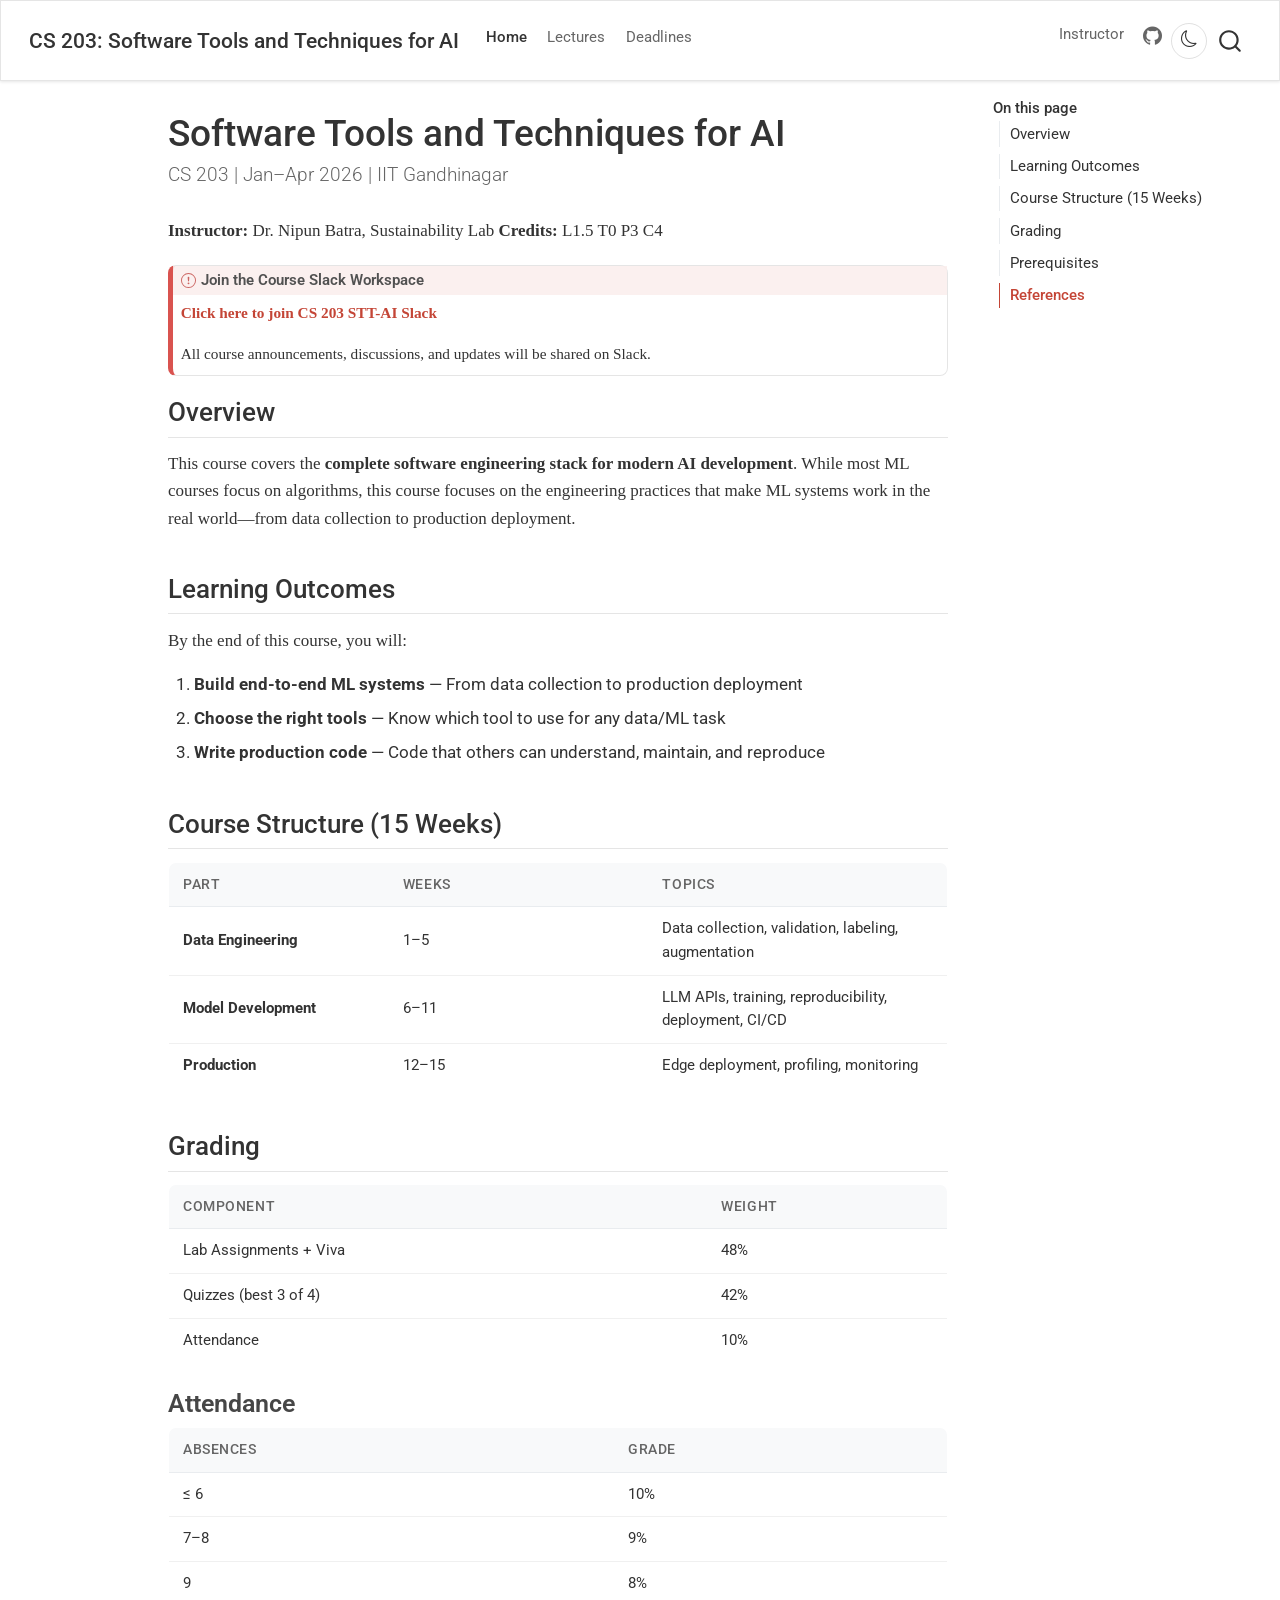
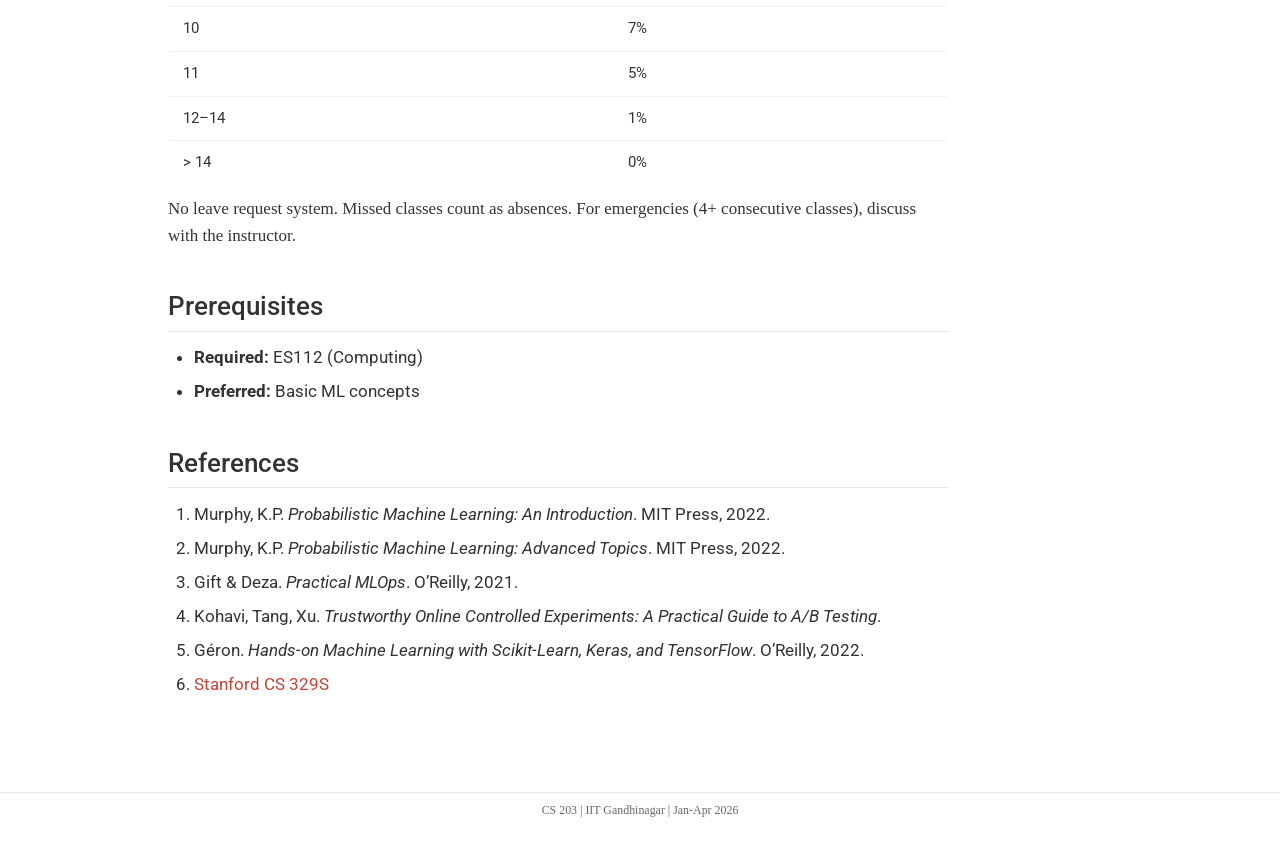
<file: docs/index.html>
<!DOCTYPE html>
<html xmlns="http://www.w3.org/1999/xhtml" lang="en" xml:lang="en"><head>

<meta charset="utf-8">
<meta name="generator" content="quarto-1.4.554">

<meta name="viewport" content="width=device-width, initial-scale=1.0, user-scalable=yes">


<title>CS 203: Software Tools and Techniques for AI - Software Tools and Techniques for AI</title>
<style>
code{white-space: pre-wrap;}
span.smallcaps{font-variant: small-caps;}
div.columns{display: flex; gap: min(4vw, 1.5em);}
div.column{flex: auto; overflow-x: auto;}
div.hanging-indent{margin-left: 1.5em; text-indent: -1.5em;}
ul.task-list{list-style: none;}
ul.task-list li input[type="checkbox"] {
  width: 0.8em;
  margin: 0 0.8em 0.2em -1em; /* quarto-specific, see https://github.com/quarto-dev/quarto-cli/issues/4556 */ 
  vertical-align: middle;
}
</style>


<script src="site_libs/quarto-nav/quarto-nav.js"></script>
<script src="site_libs/quarto-nav/headroom.min.js"></script>
<script src="site_libs/clipboard/clipboard.min.js"></script>
<script src="site_libs/quarto-search/autocomplete.umd.js"></script>
<script src="site_libs/quarto-search/fuse.min.js"></script>
<script src="site_libs/quarto-search/quarto-search.js"></script>
<meta name="quarto:offset" content="./">
<script src="site_libs/quarto-html/quarto.js"></script>
<script src="site_libs/quarto-html/popper.min.js"></script>
<script src="site_libs/quarto-html/tippy.umd.min.js"></script>
<script src="site_libs/quarto-html/anchor.min.js"></script>
<link href="site_libs/quarto-html/tippy.css" rel="stylesheet">
<link href="site_libs/quarto-html/quarto-syntax-highlighting.css" rel="stylesheet" class="quarto-color-scheme" id="quarto-text-highlighting-styles">
<link href="site_libs/quarto-html/quarto-syntax-highlighting-dark.css" rel="prefetch" class="quarto-color-scheme quarto-color-alternate" id="quarto-text-highlighting-styles">
<script src="site_libs/bootstrap/bootstrap.min.js"></script>
<link href="site_libs/bootstrap/bootstrap-icons.css" rel="stylesheet">
<link href="site_libs/bootstrap/bootstrap.min.css" rel="stylesheet" class="quarto-color-scheme" id="quarto-bootstrap" data-mode="light">
<link href="site_libs/bootstrap/bootstrap-dark.min.css" rel="prefetch" class="quarto-color-scheme quarto-color-alternate" id="quarto-bootstrap" data-mode="dark">
<script id="quarto-search-options" type="application/json">{
  "location": "navbar",
  "copy-button": false,
  "collapse-after": 3,
  "panel-placement": "end",
  "type": "overlay",
  "limit": 50,
  "keyboard-shortcut": [
    "f",
    "/",
    "s"
  ],
  "show-item-context": false,
  "language": {
    "search-no-results-text": "No results",
    "search-matching-documents-text": "matching documents",
    "search-copy-link-title": "Copy link to search",
    "search-hide-matches-text": "Hide additional matches",
    "search-more-match-text": "more match in this document",
    "search-more-matches-text": "more matches in this document",
    "search-clear-button-title": "Clear",
    "search-text-placeholder": "",
    "search-detached-cancel-button-title": "Cancel",
    "search-submit-button-title": "Submit",
    "search-label": "Search"
  }
}</script>
<style>html{ scroll-behavior: smooth; }</style>


</head>

<body class="nav-fixed">

<div id="quarto-search-results"></div>
  <header id="quarto-header" class="headroom fixed-top">
    <nav class="navbar navbar-expand-lg " data-bs-theme="dark">
      <div class="navbar-container container-fluid">
      <div class="navbar-brand-container mx-auto">
    <a class="navbar-brand" href="./index.html">
    <span class="navbar-title">CS 203: Software Tools and Techniques for AI</span>
    </a>
  </div>
            <div id="quarto-search" class="" title="Search"></div>
          <button class="navbar-toggler" type="button" data-bs-toggle="collapse" data-bs-target="#navbarCollapse" aria-controls="navbarCollapse" aria-expanded="false" aria-label="Toggle navigation" onclick="if (window.quartoToggleHeadroom) { window.quartoToggleHeadroom(); }">
  <span class="navbar-toggler-icon"></span>
</button>
          <div class="collapse navbar-collapse" id="navbarCollapse">
            <ul class="navbar-nav navbar-nav-scroll me-auto">
  <li class="nav-item">
    <a class="nav-link active" href="./index.html" aria-current="page"> 
<span class="menu-text">Home</span></a>
  </li>  
  <li class="nav-item">
    <a class="nav-link" href="./lectures.html"> 
<span class="menu-text">Lectures</span></a>
  </li>  
  <li class="nav-item">
    <a class="nav-link" href="./deadlines.html"> 
<span class="menu-text">Deadlines</span></a>
  </li>  
</ul>
            <ul class="navbar-nav navbar-nav-scroll ms-auto">
  <li class="nav-item">
    <a class="nav-link" href="https://nipunbatra.github.io"> 
<span class="menu-text">Instructor</span></a>
  </li>  
  <li class="nav-item compact">
    <a class="nav-link" href="https://github.com/nipunbatra/stt-ai-26"> <i class="bi bi-github" role="img">
</i> 
<span class="menu-text"></span></a>
  </li>  
</ul>
          </div> <!-- /navcollapse -->
          <div class="quarto-navbar-tools">
  <a href="" class="quarto-color-scheme-toggle quarto-navigation-tool  px-1" onclick="window.quartoToggleColorScheme(); return false;" title="Toggle dark mode"><i class="bi"></i></a>
</div>
      </div> <!-- /container-fluid -->
    </nav>
</header>
<!-- content -->
<div id="quarto-content" class="quarto-container page-columns page-rows-contents page-layout-article page-navbar">
<!-- sidebar -->
<!-- margin-sidebar -->
    <div id="quarto-margin-sidebar" class="sidebar margin-sidebar">
        <nav id="TOC" role="doc-toc" class="toc-active">
    <h2 id="toc-title">On this page</h2>
   
  <ul>
  <li><a href="#overview" id="toc-overview" class="nav-link active" data-scroll-target="#overview">Overview</a></li>
  <li><a href="#learning-outcomes" id="toc-learning-outcomes" class="nav-link" data-scroll-target="#learning-outcomes">Learning Outcomes</a></li>
  <li><a href="#course-structure-15-weeks" id="toc-course-structure-15-weeks" class="nav-link" data-scroll-target="#course-structure-15-weeks">Course Structure (15 Weeks)</a></li>
  <li><a href="#grading" id="toc-grading" class="nav-link" data-scroll-target="#grading">Grading</a>
  <ul class="collapse">
  <li><a href="#attendance" id="toc-attendance" class="nav-link" data-scroll-target="#attendance">Attendance</a></li>
  </ul></li>
  <li><a href="#prerequisites" id="toc-prerequisites" class="nav-link" data-scroll-target="#prerequisites">Prerequisites</a></li>
  <li><a href="#references" id="toc-references" class="nav-link" data-scroll-target="#references">References</a></li>
  </ul>
</nav>
    </div>
<!-- main -->
<main class="content" id="quarto-document-content">

<header id="title-block-header" class="quarto-title-block default">
<div class="quarto-title">
<h1 class="title">Software Tools and Techniques for AI</h1>
<p class="subtitle lead">CS 203 | Jan–Apr 2026 | IIT Gandhinagar</p>
</div>



<div class="quarto-title-meta">

    
  
    
  </div>
  


</header>


<p><strong>Instructor:</strong> Dr.&nbsp;Nipun Batra, Sustainability Lab <strong>Credits:</strong> L1.5 T0 P3 C4</p>
<div class="callout callout-style-default callout-important callout-titled">
<div class="callout-header d-flex align-content-center">
<div class="callout-icon-container">
<i class="callout-icon"></i>
</div>
<div class="callout-title-container flex-fill">
Join the Course Slack Workspace
</div>
</div>
<div class="callout-body-container callout-body">
<p><strong><a href="https://join.slack.com/t/cs203sttai/shared_invite/zt-3gp9iuolx-WSc7fu5vvP2m4dVrN8R4UQ">Click here to join CS 203 STT-AI Slack</a></strong></p>
<p>All course announcements, discussions, and updates will be shared on Slack.</p>
</div>
</div>
<section id="overview" class="level2">
<h2 class="anchored" data-anchor-id="overview">Overview</h2>
<p>This course covers the <strong>complete software engineering stack for modern AI development</strong>. While most ML courses focus on algorithms, this course focuses on the engineering practices that make ML systems work in the real world—from data collection to production deployment.</p>
</section>
<section id="learning-outcomes" class="level2">
<h2 class="anchored" data-anchor-id="learning-outcomes">Learning Outcomes</h2>
<p>By the end of this course, you will:</p>
<ol type="1">
<li><strong>Build end-to-end ML systems</strong> — From data collection to production deployment</li>
<li><strong>Choose the right tools</strong> — Know which tool to use for any data/ML task</li>
<li><strong>Write production code</strong> — Code that others can understand, maintain, and reproduce</li>
</ol>
</section>
<section id="course-structure-15-weeks" class="level2">
<h2 class="anchored" data-anchor-id="course-structure-15-weeks">Course Structure (15 Weeks)</h2>
<table class="table">
<colgroup>
<col style="width: 28%">
<col style="width: 33%">
<col style="width: 38%">
</colgroup>
<thead>
<tr class="header">
<th>Part</th>
<th>Weeks</th>
<th>Topics</th>
</tr>
</thead>
<tbody>
<tr class="odd">
<td><strong>Data Engineering</strong></td>
<td>1–5</td>
<td>Data collection, validation, labeling, augmentation</td>
</tr>
<tr class="even">
<td><strong>Model Development</strong></td>
<td>6–11</td>
<td>LLM APIs, training, reproducibility, deployment, CI/CD</td>
</tr>
<tr class="odd">
<td><strong>Production</strong></td>
<td>12–15</td>
<td>Edge deployment, profiling, monitoring</td>
</tr>
</tbody>
</table>
</section>
<section id="grading" class="level2">
<h2 class="anchored" data-anchor-id="grading">Grading</h2>
<table class="table">
<thead>
<tr class="header">
<th>Component</th>
<th>Weight</th>
</tr>
</thead>
<tbody>
<tr class="odd">
<td>Lab Assignments + Viva</td>
<td>48%</td>
</tr>
<tr class="even">
<td>Quizzes (best 3 of 4)</td>
<td>42%</td>
</tr>
<tr class="odd">
<td>Attendance</td>
<td>10%</td>
</tr>
</tbody>
</table>
<section id="attendance" class="level3">
<h3 class="anchored" data-anchor-id="attendance">Attendance</h3>
<table class="table">
<thead>
<tr class="header">
<th>Absences</th>
<th>Grade</th>
</tr>
</thead>
<tbody>
<tr class="odd">
<td>≤ 6</td>
<td>10%</td>
</tr>
<tr class="even">
<td>7–8</td>
<td>9%</td>
</tr>
<tr class="odd">
<td>9</td>
<td>8%</td>
</tr>
<tr class="even">
<td>10</td>
<td>7%</td>
</tr>
<tr class="odd">
<td>11</td>
<td>5%</td>
</tr>
<tr class="even">
<td>12–14</td>
<td>1%</td>
</tr>
<tr class="odd">
<td>&gt; 14</td>
<td>0%</td>
</tr>
</tbody>
</table>
<p>No leave request system. Missed classes count as absences. For emergencies (4+ consecutive classes), discuss with the instructor.</p>
</section>
</section>
<section id="prerequisites" class="level2">
<h2 class="anchored" data-anchor-id="prerequisites">Prerequisites</h2>
<ul>
<li><strong>Required:</strong> ES112 (Computing)</li>
<li><strong>Preferred:</strong> Basic ML concepts</li>
</ul>
</section>
<section id="references" class="level2">
<h2 class="anchored" data-anchor-id="references">References</h2>
<ol type="1">
<li>Murphy, K.P. <em>Probabilistic Machine Learning: An Introduction</em>. MIT Press, 2022.</li>
<li>Murphy, K.P. <em>Probabilistic Machine Learning: Advanced Topics</em>. MIT Press, 2022.</li>
<li>Gift &amp; Deza. <em>Practical MLOps</em>. O’Reilly, 2021.</li>
<li>Kohavi, Tang, Xu. <em>Trustworthy Online Controlled Experiments: A Practical Guide to A/B Testing</em>.</li>
<li>Géron. <em>Hands-on Machine Learning with Scikit-Learn, Keras, and TensorFlow</em>. O’Reilly, 2022.</li>
<li><a href="https://stanford-cs329s.github.io/syllabus.html">Stanford CS 329S</a></li>
</ol>


</section>

</main> <!-- /main -->
<script id="quarto-html-after-body" type="application/javascript">
window.document.addEventListener("DOMContentLoaded", function (event) {
  const toggleBodyColorMode = (bsSheetEl) => {
    const mode = bsSheetEl.getAttribute("data-mode");
    const bodyEl = window.document.querySelector("body");
    if (mode === "dark") {
      bodyEl.classList.add("quarto-dark");
      bodyEl.classList.remove("quarto-light");
    } else {
      bodyEl.classList.add("quarto-light");
      bodyEl.classList.remove("quarto-dark");
    }
  }
  const toggleBodyColorPrimary = () => {
    const bsSheetEl = window.document.querySelector("link#quarto-bootstrap");
    if (bsSheetEl) {
      toggleBodyColorMode(bsSheetEl);
    }
  }
  toggleBodyColorPrimary();  
  const disableStylesheet = (stylesheets) => {
    for (let i=0; i < stylesheets.length; i++) {
      const stylesheet = stylesheets[i];
      stylesheet.rel = 'prefetch';
    }
  }
  const enableStylesheet = (stylesheets) => {
    for (let i=0; i < stylesheets.length; i++) {
      const stylesheet = stylesheets[i];
      stylesheet.rel = 'stylesheet';
    }
  }
  const manageTransitions = (selector, allowTransitions) => {
    const els = window.document.querySelectorAll(selector);
    for (let i=0; i < els.length; i++) {
      const el = els[i];
      if (allowTransitions) {
        el.classList.remove('notransition');
      } else {
        el.classList.add('notransition');
      }
    }
  }
  const toggleGiscusIfUsed = (isAlternate, darkModeDefault) => {
    const baseTheme = document.querySelector('#giscus-base-theme')?.value ?? 'light';
    const alternateTheme = document.querySelector('#giscus-alt-theme')?.value ?? 'dark';
    let newTheme = '';
    if(darkModeDefault) {
      newTheme = isAlternate ? baseTheme : alternateTheme;
    } else {
      newTheme = isAlternate ? alternateTheme : baseTheme;
    }
    const changeGiscusTheme = () => {
      // From: https://github.com/giscus/giscus/issues/336
      const sendMessage = (message) => {
        const iframe = document.querySelector('iframe.giscus-frame');
        if (!iframe) return;
        iframe.contentWindow.postMessage({ giscus: message }, 'https://giscus.app');
      }
      sendMessage({
        setConfig: {
          theme: newTheme
        }
      });
    }
    const isGiscussLoaded = window.document.querySelector('iframe.giscus-frame') !== null;
    if (isGiscussLoaded) {
      changeGiscusTheme();
    }
  }
  const toggleColorMode = (alternate) => {
    // Switch the stylesheets
    const alternateStylesheets = window.document.querySelectorAll('link.quarto-color-scheme.quarto-color-alternate');
    manageTransitions('#quarto-margin-sidebar .nav-link', false);
    if (alternate) {
      enableStylesheet(alternateStylesheets);
      for (const sheetNode of alternateStylesheets) {
        if (sheetNode.id === "quarto-bootstrap") {
          toggleBodyColorMode(sheetNode);
        }
      }
    } else {
      disableStylesheet(alternateStylesheets);
      toggleBodyColorPrimary();
    }
    manageTransitions('#quarto-margin-sidebar .nav-link', true);
    // Switch the toggles
    const toggles = window.document.querySelectorAll('.quarto-color-scheme-toggle');
    for (let i=0; i < toggles.length; i++) {
      const toggle = toggles[i];
      if (toggle) {
        if (alternate) {
          toggle.classList.add("alternate");     
        } else {
          toggle.classList.remove("alternate");
        }
      }
    }
    // Hack to workaround the fact that safari doesn't
    // properly recolor the scrollbar when toggling (#1455)
    if (navigator.userAgent.indexOf('Safari') > 0 && navigator.userAgent.indexOf('Chrome') == -1) {
      manageTransitions("body", false);
      window.scrollTo(0, 1);
      setTimeout(() => {
        window.scrollTo(0, 0);
        manageTransitions("body", true);
      }, 40);  
    }
  }
  const isFileUrl = () => { 
    return window.location.protocol === 'file:';
  }
  const hasAlternateSentinel = () => {  
    let styleSentinel = getColorSchemeSentinel();
    if (styleSentinel !== null) {
      return styleSentinel === "alternate";
    } else {
      return false;
    }
  }
  const setStyleSentinel = (alternate) => {
    const value = alternate ? "alternate" : "default";
    if (!isFileUrl()) {
      window.localStorage.setItem("quarto-color-scheme", value);
    } else {
      localAlternateSentinel = value;
    }
  }
  const getColorSchemeSentinel = () => {
    if (!isFileUrl()) {
      const storageValue = window.localStorage.getItem("quarto-color-scheme");
      return storageValue != null ? storageValue : localAlternateSentinel;
    } else {
      return localAlternateSentinel;
    }
  }
  const darkModeDefault = false;
  let localAlternateSentinel = darkModeDefault ? 'alternate' : 'default';
  // Dark / light mode switch
  window.quartoToggleColorScheme = () => {
    // Read the current dark / light value 
    let toAlternate = !hasAlternateSentinel();
    toggleColorMode(toAlternate);
    setStyleSentinel(toAlternate);
    toggleGiscusIfUsed(toAlternate, darkModeDefault);
  };
  // Ensure there is a toggle, if there isn't float one in the top right
  if (window.document.querySelector('.quarto-color-scheme-toggle') === null) {
    const a = window.document.createElement('a');
    a.classList.add('top-right');
    a.classList.add('quarto-color-scheme-toggle');
    a.href = "";
    a.onclick = function() { try { window.quartoToggleColorScheme(); } catch {} return false; };
    const i = window.document.createElement("i");
    i.classList.add('bi');
    a.appendChild(i);
    window.document.body.appendChild(a);
  }
  // Switch to dark mode if need be
  if (hasAlternateSentinel()) {
    toggleColorMode(true);
  } else {
    toggleColorMode(false);
  }
  const icon = "";
  const anchorJS = new window.AnchorJS();
  anchorJS.options = {
    placement: 'right',
    icon: icon
  };
  anchorJS.add('.anchored');
  const isCodeAnnotation = (el) => {
    for (const clz of el.classList) {
      if (clz.startsWith('code-annotation-')) {                     
        return true;
      }
    }
    return false;
  }
  const clipboard = new window.ClipboardJS('.code-copy-button', {
    text: function(trigger) {
      const codeEl = trigger.previousElementSibling.cloneNode(true);
      for (const childEl of codeEl.children) {
        if (isCodeAnnotation(childEl)) {
          childEl.remove();
        }
      }
      return codeEl.innerText;
    }
  });
  clipboard.on('success', function(e) {
    // button target
    const button = e.trigger;
    // don't keep focus
    button.blur();
    // flash "checked"
    button.classList.add('code-copy-button-checked');
    var currentTitle = button.getAttribute("title");
    button.setAttribute("title", "Copied!");
    let tooltip;
    if (window.bootstrap) {
      button.setAttribute("data-bs-toggle", "tooltip");
      button.setAttribute("data-bs-placement", "left");
      button.setAttribute("data-bs-title", "Copied!");
      tooltip = new bootstrap.Tooltip(button, 
        { trigger: "manual", 
          customClass: "code-copy-button-tooltip",
          offset: [0, -8]});
      tooltip.show();    
    }
    setTimeout(function() {
      if (tooltip) {
        tooltip.hide();
        button.removeAttribute("data-bs-title");
        button.removeAttribute("data-bs-toggle");
        button.removeAttribute("data-bs-placement");
      }
      button.setAttribute("title", currentTitle);
      button.classList.remove('code-copy-button-checked');
    }, 1000);
    // clear code selection
    e.clearSelection();
  });
    var localhostRegex = new RegExp(/^(?:http|https):\/\/localhost\:?[0-9]*\//);
    var mailtoRegex = new RegExp(/^mailto:/);
      var filterRegex = new RegExp('/' + window.location.host + '/');
    var isInternal = (href) => {
        return filterRegex.test(href) || localhostRegex.test(href) || mailtoRegex.test(href);
    }
    // Inspect non-navigation links and adorn them if external
 	var links = window.document.querySelectorAll('a[href]:not(.nav-link):not(.navbar-brand):not(.toc-action):not(.sidebar-link):not(.sidebar-item-toggle):not(.pagination-link):not(.no-external):not([aria-hidden]):not(.dropdown-item):not(.quarto-navigation-tool)');
    for (var i=0; i<links.length; i++) {
      const link = links[i];
      if (!isInternal(link.href)) {
        // undo the damage that might have been done by quarto-nav.js in the case of
        // links that we want to consider external
        if (link.dataset.originalHref !== undefined) {
          link.href = link.dataset.originalHref;
        }
          // target, if specified
          link.setAttribute("target", "_blank");
          if (link.getAttribute("rel") === null) {
            link.setAttribute("rel", "noopener");
          }
      }
    }
  function tippyHover(el, contentFn, onTriggerFn, onUntriggerFn) {
    const config = {
      allowHTML: true,
      maxWidth: 500,
      delay: 100,
      arrow: false,
      appendTo: function(el) {
          return el.parentElement;
      },
      interactive: true,
      interactiveBorder: 10,
      theme: 'quarto',
      placement: 'bottom-start',
    };
    if (contentFn) {
      config.content = contentFn;
    }
    if (onTriggerFn) {
      config.onTrigger = onTriggerFn;
    }
    if (onUntriggerFn) {
      config.onUntrigger = onUntriggerFn;
    }
    window.tippy(el, config); 
  }
  const noterefs = window.document.querySelectorAll('a[role="doc-noteref"]');
  for (var i=0; i<noterefs.length; i++) {
    const ref = noterefs[i];
    tippyHover(ref, function() {
      // use id or data attribute instead here
      let href = ref.getAttribute('data-footnote-href') || ref.getAttribute('href');
      try { href = new URL(href).hash; } catch {}
      const id = href.replace(/^#\/?/, "");
      const note = window.document.getElementById(id);
      if (note) {
        return note.innerHTML;
      } else {
        return "";
      }
    });
  }
  const xrefs = window.document.querySelectorAll('a.quarto-xref');
  const processXRef = (id, note) => {
    // Strip column container classes
    const stripColumnClz = (el) => {
      el.classList.remove("page-full", "page-columns");
      if (el.children) {
        for (const child of el.children) {
          stripColumnClz(child);
        }
      }
    }
    stripColumnClz(note)
    if (id === null || id.startsWith('sec-')) {
      // Special case sections, only their first couple elements
      const container = document.createElement("div");
      if (note.children && note.children.length > 2) {
        container.appendChild(note.children[0].cloneNode(true));
        for (let i = 1; i < note.children.length; i++) {
          const child = note.children[i];
          if (child.tagName === "P" && child.innerText === "") {
            continue;
          } else {
            container.appendChild(child.cloneNode(true));
            break;
          }
        }
        if (window.Quarto?.typesetMath) {
          window.Quarto.typesetMath(container);
        }
        return container.innerHTML
      } else {
        if (window.Quarto?.typesetMath) {
          window.Quarto.typesetMath(note);
        }
        return note.innerHTML;
      }
    } else {
      // Remove any anchor links if they are present
      const anchorLink = note.querySelector('a.anchorjs-link');
      if (anchorLink) {
        anchorLink.remove();
      }
      if (window.Quarto?.typesetMath) {
        window.Quarto.typesetMath(note);
      }
      // TODO in 1.5, we should make sure this works without a callout special case
      if (note.classList.contains("callout")) {
        return note.outerHTML;
      } else {
        return note.innerHTML;
      }
    }
  }
  for (var i=0; i<xrefs.length; i++) {
    const xref = xrefs[i];
    tippyHover(xref, undefined, function(instance) {
      instance.disable();
      let url = xref.getAttribute('href');
      let hash = undefined; 
      if (url.startsWith('#')) {
        hash = url;
      } else {
        try { hash = new URL(url).hash; } catch {}
      }
      if (hash) {
        const id = hash.replace(/^#\/?/, "");
        const note = window.document.getElementById(id);
        if (note !== null) {
          try {
            const html = processXRef(id, note.cloneNode(true));
            instance.setContent(html);
          } finally {
            instance.enable();
            instance.show();
          }
        } else {
          // See if we can fetch this
          fetch(url.split('#')[0])
          .then(res => res.text())
          .then(html => {
            const parser = new DOMParser();
            const htmlDoc = parser.parseFromString(html, "text/html");
            const note = htmlDoc.getElementById(id);
            if (note !== null) {
              const html = processXRef(id, note);
              instance.setContent(html);
            } 
          }).finally(() => {
            instance.enable();
            instance.show();
          });
        }
      } else {
        // See if we can fetch a full url (with no hash to target)
        // This is a special case and we should probably do some content thinning / targeting
        fetch(url)
        .then(res => res.text())
        .then(html => {
          const parser = new DOMParser();
          const htmlDoc = parser.parseFromString(html, "text/html");
          const note = htmlDoc.querySelector('main.content');
          if (note !== null) {
            // This should only happen for chapter cross references
            // (since there is no id in the URL)
            // remove the first header
            if (note.children.length > 0 && note.children[0].tagName === "HEADER") {
              note.children[0].remove();
            }
            const html = processXRef(null, note);
            instance.setContent(html);
          } 
        }).finally(() => {
          instance.enable();
          instance.show();
        });
      }
    }, function(instance) {
    });
  }
      let selectedAnnoteEl;
      const selectorForAnnotation = ( cell, annotation) => {
        let cellAttr = 'data-code-cell="' + cell + '"';
        let lineAttr = 'data-code-annotation="' +  annotation + '"';
        const selector = 'span[' + cellAttr + '][' + lineAttr + ']';
        return selector;
      }
      const selectCodeLines = (annoteEl) => {
        const doc = window.document;
        const targetCell = annoteEl.getAttribute("data-target-cell");
        const targetAnnotation = annoteEl.getAttribute("data-target-annotation");
        const annoteSpan = window.document.querySelector(selectorForAnnotation(targetCell, targetAnnotation));
        const lines = annoteSpan.getAttribute("data-code-lines").split(",");
        const lineIds = lines.map((line) => {
          return targetCell + "-" + line;
        })
        let top = null;
        let height = null;
        let parent = null;
        if (lineIds.length > 0) {
            //compute the position of the single el (top and bottom and make a div)
            const el = window.document.getElementById(lineIds[0]);
            top = el.offsetTop;
            height = el.offsetHeight;
            parent = el.parentElement.parentElement;
          if (lineIds.length > 1) {
            const lastEl = window.document.getElementById(lineIds[lineIds.length - 1]);
            const bottom = lastEl.offsetTop + lastEl.offsetHeight;
            height = bottom - top;
          }
          if (top !== null && height !== null && parent !== null) {
            // cook up a div (if necessary) and position it 
            let div = window.document.getElementById("code-annotation-line-highlight");
            if (div === null) {
              div = window.document.createElement("div");
              div.setAttribute("id", "code-annotation-line-highlight");
              div.style.position = 'absolute';
              parent.appendChild(div);
            }
            div.style.top = top - 2 + "px";
            div.style.height = height + 4 + "px";
            div.style.left = 0;
            let gutterDiv = window.document.getElementById("code-annotation-line-highlight-gutter");
            if (gutterDiv === null) {
              gutterDiv = window.document.createElement("div");
              gutterDiv.setAttribute("id", "code-annotation-line-highlight-gutter");
              gutterDiv.style.position = 'absolute';
              const codeCell = window.document.getElementById(targetCell);
              const gutter = codeCell.querySelector('.code-annotation-gutter');
              gutter.appendChild(gutterDiv);
            }
            gutterDiv.style.top = top - 2 + "px";
            gutterDiv.style.height = height + 4 + "px";
          }
          selectedAnnoteEl = annoteEl;
        }
      };
      const unselectCodeLines = () => {
        const elementsIds = ["code-annotation-line-highlight", "code-annotation-line-highlight-gutter"];
        elementsIds.forEach((elId) => {
          const div = window.document.getElementById(elId);
          if (div) {
            div.remove();
          }
        });
        selectedAnnoteEl = undefined;
      };
        // Handle positioning of the toggle
    window.addEventListener(
      "resize",
      throttle(() => {
        elRect = undefined;
        if (selectedAnnoteEl) {
          selectCodeLines(selectedAnnoteEl);
        }
      }, 10)
    );
    function throttle(fn, ms) {
    let throttle = false;
    let timer;
      return (...args) => {
        if(!throttle) { // first call gets through
            fn.apply(this, args);
            throttle = true;
        } else { // all the others get throttled
            if(timer) clearTimeout(timer); // cancel #2
            timer = setTimeout(() => {
              fn.apply(this, args);
              timer = throttle = false;
            }, ms);
        }
      };
    }
      // Attach click handler to the DT
      const annoteDls = window.document.querySelectorAll('dt[data-target-cell]');
      for (const annoteDlNode of annoteDls) {
        annoteDlNode.addEventListener('click', (event) => {
          const clickedEl = event.target;
          if (clickedEl !== selectedAnnoteEl) {
            unselectCodeLines();
            const activeEl = window.document.querySelector('dt[data-target-cell].code-annotation-active');
            if (activeEl) {
              activeEl.classList.remove('code-annotation-active');
            }
            selectCodeLines(clickedEl);
            clickedEl.classList.add('code-annotation-active');
          } else {
            // Unselect the line
            unselectCodeLines();
            clickedEl.classList.remove('code-annotation-active');
          }
        });
      }
  const findCites = (el) => {
    const parentEl = el.parentElement;
    if (parentEl) {
      const cites = parentEl.dataset.cites;
      if (cites) {
        return {
          el,
          cites: cites.split(' ')
        };
      } else {
        return findCites(el.parentElement)
      }
    } else {
      return undefined;
    }
  };
  var bibliorefs = window.document.querySelectorAll('a[role="doc-biblioref"]');
  for (var i=0; i<bibliorefs.length; i++) {
    const ref = bibliorefs[i];
    const citeInfo = findCites(ref);
    if (citeInfo) {
      tippyHover(citeInfo.el, function() {
        var popup = window.document.createElement('div');
        citeInfo.cites.forEach(function(cite) {
          var citeDiv = window.document.createElement('div');
          citeDiv.classList.add('hanging-indent');
          citeDiv.classList.add('csl-entry');
          var biblioDiv = window.document.getElementById('ref-' + cite);
          if (biblioDiv) {
            citeDiv.innerHTML = biblioDiv.innerHTML;
          }
          popup.appendChild(citeDiv);
        });
        return popup.innerHTML;
      });
    }
  }
});
</script>
</div> <!-- /content -->
<footer class="footer">
  <div class="nav-footer">
    <div class="nav-footer-left">
      &nbsp;
    </div>   
    <div class="nav-footer-center">
<p>CS 203 | IIT Gandhinagar | Jan-Apr 2026</p>
</div>
    <div class="nav-footer-right">
      &nbsp;
    </div>
  </div>
</footer>




<script src="site_libs/quarto-html/zenscroll-min.js"></script>
</body></html>
</file>
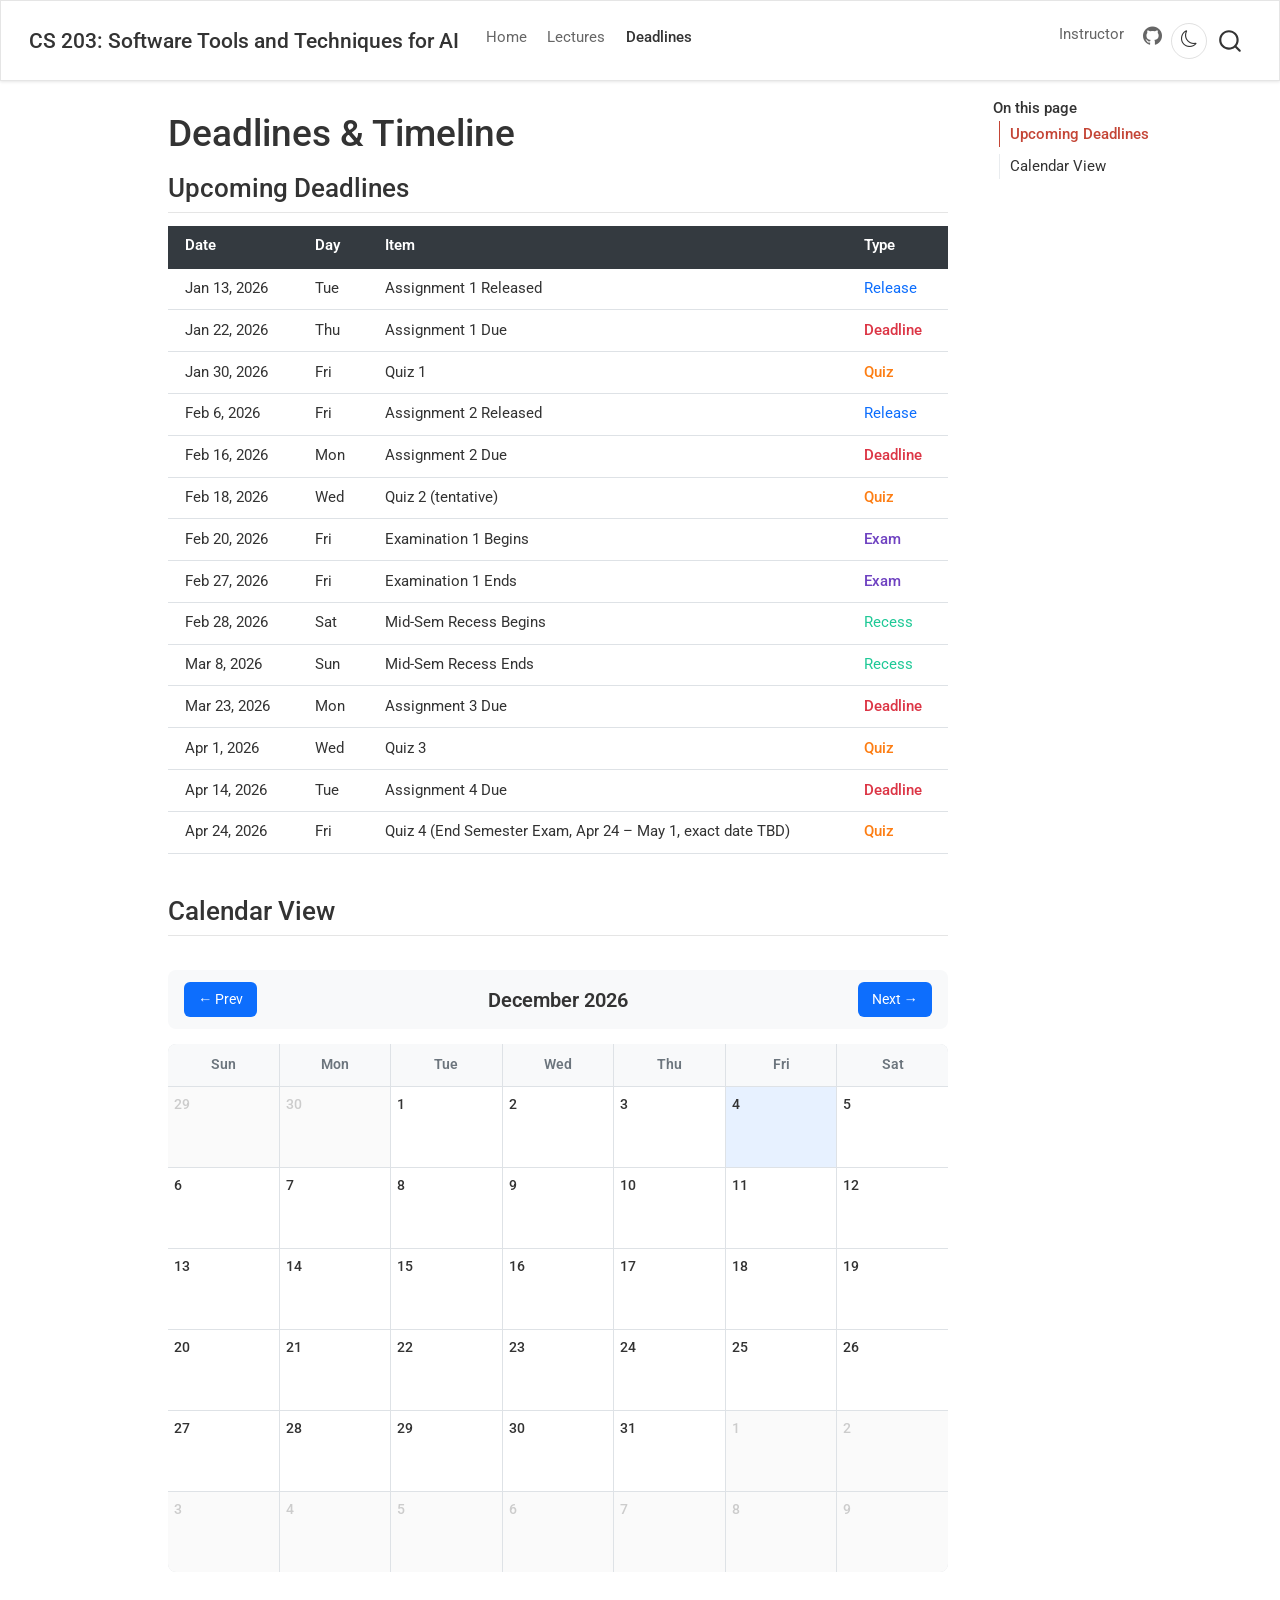
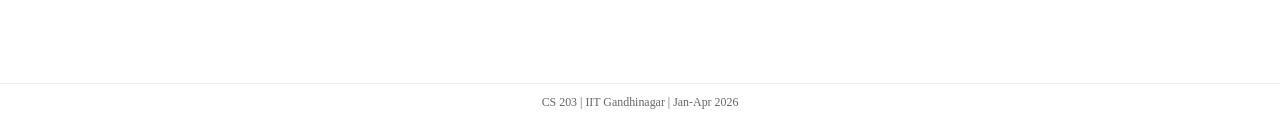
<file: docs/deadlines.html>
<!DOCTYPE html>
<html xmlns="http://www.w3.org/1999/xhtml" lang="en" xml:lang="en"><head>

<meta charset="utf-8">
<meta name="generator" content="quarto-1.4.554">

<meta name="viewport" content="width=device-width, initial-scale=1.0, user-scalable=yes">


<title>CS 203: Software Tools and Techniques for AI - Deadlines &amp; Timeline</title>
<style>
code{white-space: pre-wrap;}
span.smallcaps{font-variant: small-caps;}
div.columns{display: flex; gap: min(4vw, 1.5em);}
div.column{flex: auto; overflow-x: auto;}
div.hanging-indent{margin-left: 1.5em; text-indent: -1.5em;}
ul.task-list{list-style: none;}
ul.task-list li input[type="checkbox"] {
  width: 0.8em;
  margin: 0 0.8em 0.2em -1em; /* quarto-specific, see https://github.com/quarto-dev/quarto-cli/issues/4556 */ 
  vertical-align: middle;
}
</style>


<script src="site_libs/quarto-nav/quarto-nav.js"></script>
<script src="site_libs/quarto-nav/headroom.min.js"></script>
<script src="site_libs/clipboard/clipboard.min.js"></script>
<script src="site_libs/quarto-search/autocomplete.umd.js"></script>
<script src="site_libs/quarto-search/fuse.min.js"></script>
<script src="site_libs/quarto-search/quarto-search.js"></script>
<meta name="quarto:offset" content="./">
<script src="site_libs/quarto-html/quarto.js"></script>
<script src="site_libs/quarto-html/popper.min.js"></script>
<script src="site_libs/quarto-html/tippy.umd.min.js"></script>
<script src="site_libs/quarto-html/anchor.min.js"></script>
<link href="site_libs/quarto-html/tippy.css" rel="stylesheet">
<link href="site_libs/quarto-html/quarto-syntax-highlighting.css" rel="stylesheet" class="quarto-color-scheme" id="quarto-text-highlighting-styles">
<link href="site_libs/quarto-html/quarto-syntax-highlighting-dark.css" rel="prefetch" class="quarto-color-scheme quarto-color-alternate" id="quarto-text-highlighting-styles">
<script src="site_libs/bootstrap/bootstrap.min.js"></script>
<link href="site_libs/bootstrap/bootstrap-icons.css" rel="stylesheet">
<link href="site_libs/bootstrap/bootstrap.min.css" rel="stylesheet" class="quarto-color-scheme" id="quarto-bootstrap" data-mode="light">
<link href="site_libs/bootstrap/bootstrap-dark.min.css" rel="prefetch" class="quarto-color-scheme quarto-color-alternate" id="quarto-bootstrap" data-mode="dark">
<script id="quarto-search-options" type="application/json">{
  "location": "navbar",
  "copy-button": false,
  "collapse-after": 3,
  "panel-placement": "end",
  "type": "overlay",
  "limit": 50,
  "keyboard-shortcut": [
    "f",
    "/",
    "s"
  ],
  "show-item-context": false,
  "language": {
    "search-no-results-text": "No results",
    "search-matching-documents-text": "matching documents",
    "search-copy-link-title": "Copy link to search",
    "search-hide-matches-text": "Hide additional matches",
    "search-more-match-text": "more match in this document",
    "search-more-matches-text": "more matches in this document",
    "search-clear-button-title": "Clear",
    "search-text-placeholder": "",
    "search-detached-cancel-button-title": "Cancel",
    "search-submit-button-title": "Submit",
    "search-label": "Search"
  }
}</script>
<style>html{ scroll-behavior: smooth; }</style>


</head>

<body class="nav-fixed">

<div id="quarto-search-results"></div>
  <header id="quarto-header" class="headroom fixed-top">
    <nav class="navbar navbar-expand-lg " data-bs-theme="dark">
      <div class="navbar-container container-fluid">
      <div class="navbar-brand-container mx-auto">
    <a class="navbar-brand" href="./index.html">
    <span class="navbar-title">CS 203: Software Tools and Techniques for AI</span>
    </a>
  </div>
            <div id="quarto-search" class="" title="Search"></div>
          <button class="navbar-toggler" type="button" data-bs-toggle="collapse" data-bs-target="#navbarCollapse" aria-controls="navbarCollapse" aria-expanded="false" aria-label="Toggle navigation" onclick="if (window.quartoToggleHeadroom) { window.quartoToggleHeadroom(); }">
  <span class="navbar-toggler-icon"></span>
</button>
          <div class="collapse navbar-collapse" id="navbarCollapse">
            <ul class="navbar-nav navbar-nav-scroll me-auto">
  <li class="nav-item">
    <a class="nav-link" href="./index.html"> 
<span class="menu-text">Home</span></a>
  </li>  
  <li class="nav-item">
    <a class="nav-link" href="./lectures.html"> 
<span class="menu-text">Lectures</span></a>
  </li>  
  <li class="nav-item">
    <a class="nav-link active" href="./deadlines.html" aria-current="page"> 
<span class="menu-text">Deadlines</span></a>
  </li>  
</ul>
            <ul class="navbar-nav navbar-nav-scroll ms-auto">
  <li class="nav-item">
    <a class="nav-link" href="https://nipunbatra.github.io"> 
<span class="menu-text">Instructor</span></a>
  </li>  
  <li class="nav-item compact">
    <a class="nav-link" href="https://github.com/nipunbatra/stt-ai-26"> <i class="bi bi-github" role="img">
</i> 
<span class="menu-text"></span></a>
  </li>  
</ul>
          </div> <!-- /navcollapse -->
          <div class="quarto-navbar-tools">
  <a href="" class="quarto-color-scheme-toggle quarto-navigation-tool  px-1" onclick="window.quartoToggleColorScheme(); return false;" title="Toggle dark mode"><i class="bi"></i></a>
</div>
      </div> <!-- /container-fluid -->
    </nav>
</header>
<!-- content -->
<div id="quarto-content" class="quarto-container page-columns page-rows-contents page-layout-article page-navbar">
<!-- sidebar -->
<!-- margin-sidebar -->
    <div id="quarto-margin-sidebar" class="sidebar margin-sidebar">
        <nav id="TOC" role="doc-toc" class="toc-active">
    <h2 id="toc-title">On this page</h2>
   
  <ul>
  <li><a href="#upcoming-deadlines" id="toc-upcoming-deadlines" class="nav-link active" data-scroll-target="#upcoming-deadlines">Upcoming Deadlines</a></li>
  <li><a href="#calendar-view" id="toc-calendar-view" class="nav-link" data-scroll-target="#calendar-view">Calendar View</a></li>
  </ul>
</nav>
    </div>
<!-- main -->
<main class="content" id="quarto-document-content">

<header id="title-block-header" class="quarto-title-block default">
<div class="quarto-title">
<h1 class="title">Deadlines &amp; Timeline</h1>
</div>



<div class="quarto-title-meta">

    
  
    
  </div>
  


</header>


<section id="upcoming-deadlines" class="level2">
<h2 class="anchored" data-anchor-id="upcoming-deadlines">Upcoming Deadlines</h2>
<div id="deadlines-table"></div>
</section>
<section id="calendar-view" class="level2">
<h2 class="anchored" data-anchor-id="calendar-view">Calendar View</h2>
<style>
    #deadlines-table table {
        width: 100%;
        border-collapse: collapse;
        margin-bottom: 1.5rem;
    }
    #deadlines-table th, #deadlines-table td {
        padding: 0.5rem 1rem;
        text-align: left;
        border-bottom: 1px solid #dee2e6;
    }
    #deadlines-table th {
        background: #343a40 !important;
        color: #fff !important;
        font-weight: 600;
        border-bottom: 2px solid #343a40 !important;
    }
    #deadlines-table thead {
        display: table-header-group !important;
    }
    #deadlines-table .type-deadline { color: #dc3545; font-weight: 500; }
    #deadlines-table .type-quiz { color: #fd7e14; font-weight: 500; }
    #deadlines-table .type-release { color: #0d6efd; }
    #deadlines-table .type-exam { color: #6f42c1; font-weight: 500; }
    #deadlines-table .type-recess { color: #20c997; }
    #deadlines-table .type-info { color: #6c757d; }

    .calendar-container {
        max-width: 900px;
        margin: 2rem auto;
    }

    .calendar-nav {
        display: flex;
        justify-content: space-between;
        align-items: center;
        margin-bottom: 15px;
        padding: 12px 16px;
        background: #f8f9fa;
        border-radius: 8px;
    }

    .cal-nav-btn {
        background: #0d6efd;
        color: white;
        border: none;
        padding: 6px 14px;
        border-radius: 6px;
        cursor: pointer;
        font-size: 0.85rem;
    }

    .cal-nav-btn:hover {
        background: #0b5ed7;
    }

    .current-month {
        font-size: 1.2rem;
        font-weight: 600;
    }

    .calendar-grid {
        display: grid;
        grid-template-columns: repeat(7, 1fr);
        gap: 1px;
        background: #dee2e6;
        border-radius: 8px;
        overflow: hidden;
    }

    .day-header {
        background: #f8f9fa;
        padding: 10px;
        text-align: center;
        font-weight: 600;
        font-size: 0.8rem;
        color: #6c757d;
    }

    .day-cell {
        background: white;
        min-height: 80px;
        padding: 6px;
        cursor: pointer;
    }

    .day-cell:hover {
        background: #f8f9fa;
    }

    .day-cell.other-month {
        background: #fafafa;
        color: #ccc;
    }

    .day-cell.today {
        background: #e7f1ff;
    }

    .day-number {
        font-weight: 500;
        font-size: 0.85rem;
        margin-bottom: 4px;
    }

    .cal-event {
        padding: 2px 5px;
        border-radius: 3px;
        font-size: 0.7rem;
        margin-bottom: 2px;
        white-space: nowrap;
        overflow: hidden;
        text-overflow: ellipsis;
        color: white;
    }

    .cal-event.deadline { background: #dc3545; }
    .cal-event.quiz { background: #fd7e14; }
    .cal-event.release { background: #0d6efd; }
    .cal-event.exam { background: #6f42c1; }
    .cal-event.recess { background: #20c997; }
    .cal-event.info { background: #6c757d; }

    .cal-modal {
        display: none;
        position: fixed;
        top: 0;
        left: 0;
        width: 100%;
        height: 100%;
        background: rgba(0,0,0,0.5);
        justify-content: center;
        align-items: center;
        z-index: 1000;
    }

    .cal-modal.active { display: flex; }

    .cal-modal-content {
        background: white;
        padding: 24px;
        border-radius: 12px;
        max-width: 360px;
        width: 90%;
    }

    .cal-modal-header {
        font-size: 1.2rem;
        font-weight: 600;
        margin-bottom: 16px;
    }

    .cal-modal-event {
        padding: 10px;
        margin-bottom: 8px;
        border-radius: 6px;
        background: #f8f9fa;
    }

    .cal-close-btn {
        margin-top: 12px;
        width: 100%;
        background: #6c757d;
        color: white;
        border: none;
        padding: 8px;
        border-radius: 6px;
        cursor: pointer;
    }

    @media (max-width: 768px) {
        .day-cell { min-height: 60px; padding: 4px; }
        .cal-event { font-size: 0.6rem; }
    }
</style>

<div class="calendar-container">
    <div class="calendar-nav">
        <button class="cal-nav-btn" id="prevMonth">← Prev</button>
        <div class="current-month" id="currentMonth"></div>
        <button class="cal-nav-btn" id="nextMonth">Next →</button>
    </div>
    <div class="calendar-grid" id="calendarGrid"></div>
</div>

<div class="cal-modal" id="eventModal">
    <div class="cal-modal-content">
        <div class="cal-modal-header" id="modalDate"></div>
        <div id="modalEvents"></div>
        <button class="cal-close-btn" id="closeModal">Close</button>
    </div>
</div>

<script>
    let deadlinesData = [];
    let deadlinesByDate = {};
    let currentDate = new Date();
    const dayNames = ['Sun', 'Mon', 'Tue', 'Wed', 'Thu', 'Fri', 'Sat'];

    // Format date as YYYY-MM-DD in local timezone (avoids UTC shift)
    function formatDateLocal(date) {
        const year = date.getFullYear();
        const month = String(date.getMonth() + 1).padStart(2, '0');
        const day = String(date.getDate()).padStart(2, '0');
        return `${year}-${month}-${day}`;
    }

    // Load deadlines from JSON
    fetch('deadlines.json')
        .then(response => response.json())
        .then(data => {
            deadlinesData = data.sort((a, b) => new Date(a.date) - new Date(b.date));

            // Group by date for calendar
            deadlinesData.forEach(d => {
                if (!deadlinesByDate[d.date]) deadlinesByDate[d.date] = [];
                deadlinesByDate[d.date].push({title: d.title, type: d.type});
            });

            renderTable();
            renderCalendar();
        });

    function renderTable() {
        const container = document.getElementById('deadlines-table');
        let html = '<table><thead><tr><th>Date</th><th>Day</th><th>Item</th><th>Type</th></tr></thead><tbody>';

        deadlinesData.forEach(d => {
            const date = new Date(d.date + 'T00:00:00');
            const dayName = date.toLocaleDateString('en-US', { weekday: 'short' });
            const dateStr = date.toLocaleDateString('en-US', { day: 'numeric', month: 'short', year: 'numeric' });
            const typeLabel = d.type.charAt(0).toUpperCase() + d.type.slice(1);
            html += `<tr><td>${dateStr}</td><td>${dayName}</td><td>${d.title}</td><td class="type-${d.type}">${typeLabel}</td></tr>`;
        });

        html += '</tbody></table>';
        container.innerHTML = html;
    }

    function renderCalendar() {
        const year = currentDate.getFullYear();
        const month = currentDate.getMonth();

        document.getElementById('currentMonth').textContent =
            new Date(year, month).toLocaleDateString('en-US', { month: 'long', year: 'numeric' });

        const firstDay = new Date(year, month, 1);
        const startDate = new Date(firstDay);
        startDate.setDate(startDate.getDate() - firstDay.getDay());

        const grid = document.getElementById('calendarGrid');
        grid.innerHTML = '';

        dayNames.forEach(day => {
            const header = document.createElement('div');
            header.className = 'day-header';
            header.textContent = day;
            grid.appendChild(header);
        });

        const today = new Date();
        for (let i = 0; i < 42; i++) {
            const cellDate = new Date(startDate);
            cellDate.setDate(startDate.getDate() + i);

            const dateStr = formatDateLocal(cellDate);
            const dayEvents = deadlinesByDate[dateStr] || [];

            const cell = document.createElement('div');
            cell.className = 'day-cell';

            if (cellDate.getMonth() !== month) cell.classList.add('other-month');
            if (cellDate.toDateString() === today.toDateString()) cell.classList.add('today');

            cell.innerHTML = `
                <div class="day-number">${cellDate.getDate()}</div>
                ${dayEvents.slice(0, 2).map(e => `<div class="cal-event ${e.type}">${e.title}</div>`).join('')}
                ${dayEvents.length > 2 ? `<div class="cal-event">+${dayEvents.length - 2} more</div>` : ''}
            `;

            cell.addEventListener('click', () => showModal(dateStr, dayEvents));
            grid.appendChild(cell);
        }
    }

    function showModal(dateStr, dayEvents) {
        const modal = document.getElementById('eventModal');
        const date = new Date(dateStr + 'T00:00:00');

        document.getElementById('modalDate').textContent =
            date.toLocaleDateString('en-US', { weekday: 'long', month: 'long', day: 'numeric', year: 'numeric' });

        const eventsContainer = document.getElementById('modalEvents');
        if (dayEvents.length === 0) {
            eventsContainer.innerHTML = '<p style="color: #6c757d;">No deadlines</p>';
        } else {
            eventsContainer.innerHTML = dayEvents.map(e => `
                <div class="cal-modal-event">
                    <strong>${e.title}</strong>
                </div>
            `).join('');
        }

        modal.classList.add('active');
    }

    document.getElementById('prevMonth').addEventListener('click', () => {
        currentDate.setMonth(currentDate.getMonth() - 1);
        renderCalendar();
    });

    document.getElementById('nextMonth').addEventListener('click', () => {
        currentDate.setMonth(currentDate.getMonth() + 1);
        renderCalendar();
    });

    document.getElementById('closeModal').addEventListener('click', () => {
        document.getElementById('eventModal').classList.remove('active');
    });

    document.getElementById('eventModal').addEventListener('click', (e) => {
        if (e.target.id === 'eventModal') {
            document.getElementById('eventModal').classList.remove('active');
        }
    });
</script>


</section>

</main> <!-- /main -->
<script id="quarto-html-after-body" type="application/javascript">
window.document.addEventListener("DOMContentLoaded", function (event) {
  const toggleBodyColorMode = (bsSheetEl) => {
    const mode = bsSheetEl.getAttribute("data-mode");
    const bodyEl = window.document.querySelector("body");
    if (mode === "dark") {
      bodyEl.classList.add("quarto-dark");
      bodyEl.classList.remove("quarto-light");
    } else {
      bodyEl.classList.add("quarto-light");
      bodyEl.classList.remove("quarto-dark");
    }
  }
  const toggleBodyColorPrimary = () => {
    const bsSheetEl = window.document.querySelector("link#quarto-bootstrap");
    if (bsSheetEl) {
      toggleBodyColorMode(bsSheetEl);
    }
  }
  toggleBodyColorPrimary();  
  const disableStylesheet = (stylesheets) => {
    for (let i=0; i < stylesheets.length; i++) {
      const stylesheet = stylesheets[i];
      stylesheet.rel = 'prefetch';
    }
  }
  const enableStylesheet = (stylesheets) => {
    for (let i=0; i < stylesheets.length; i++) {
      const stylesheet = stylesheets[i];
      stylesheet.rel = 'stylesheet';
    }
  }
  const manageTransitions = (selector, allowTransitions) => {
    const els = window.document.querySelectorAll(selector);
    for (let i=0; i < els.length; i++) {
      const el = els[i];
      if (allowTransitions) {
        el.classList.remove('notransition');
      } else {
        el.classList.add('notransition');
      }
    }
  }
  const toggleGiscusIfUsed = (isAlternate, darkModeDefault) => {
    const baseTheme = document.querySelector('#giscus-base-theme')?.value ?? 'light';
    const alternateTheme = document.querySelector('#giscus-alt-theme')?.value ?? 'dark';
    let newTheme = '';
    if(darkModeDefault) {
      newTheme = isAlternate ? baseTheme : alternateTheme;
    } else {
      newTheme = isAlternate ? alternateTheme : baseTheme;
    }
    const changeGiscusTheme = () => {
      // From: https://github.com/giscus/giscus/issues/336
      const sendMessage = (message) => {
        const iframe = document.querySelector('iframe.giscus-frame');
        if (!iframe) return;
        iframe.contentWindow.postMessage({ giscus: message }, 'https://giscus.app');
      }
      sendMessage({
        setConfig: {
          theme: newTheme
        }
      });
    }
    const isGiscussLoaded = window.document.querySelector('iframe.giscus-frame') !== null;
    if (isGiscussLoaded) {
      changeGiscusTheme();
    }
  }
  const toggleColorMode = (alternate) => {
    // Switch the stylesheets
    const alternateStylesheets = window.document.querySelectorAll('link.quarto-color-scheme.quarto-color-alternate');
    manageTransitions('#quarto-margin-sidebar .nav-link', false);
    if (alternate) {
      enableStylesheet(alternateStylesheets);
      for (const sheetNode of alternateStylesheets) {
        if (sheetNode.id === "quarto-bootstrap") {
          toggleBodyColorMode(sheetNode);
        }
      }
    } else {
      disableStylesheet(alternateStylesheets);
      toggleBodyColorPrimary();
    }
    manageTransitions('#quarto-margin-sidebar .nav-link', true);
    // Switch the toggles
    const toggles = window.document.querySelectorAll('.quarto-color-scheme-toggle');
    for (let i=0; i < toggles.length; i++) {
      const toggle = toggles[i];
      if (toggle) {
        if (alternate) {
          toggle.classList.add("alternate");     
        } else {
          toggle.classList.remove("alternate");
        }
      }
    }
    // Hack to workaround the fact that safari doesn't
    // properly recolor the scrollbar when toggling (#1455)
    if (navigator.userAgent.indexOf('Safari') > 0 && navigator.userAgent.indexOf('Chrome') == -1) {
      manageTransitions("body", false);
      window.scrollTo(0, 1);
      setTimeout(() => {
        window.scrollTo(0, 0);
        manageTransitions("body", true);
      }, 40);  
    }
  }
  const isFileUrl = () => { 
    return window.location.protocol === 'file:';
  }
  const hasAlternateSentinel = () => {  
    let styleSentinel = getColorSchemeSentinel();
    if (styleSentinel !== null) {
      return styleSentinel === "alternate";
    } else {
      return false;
    }
  }
  const setStyleSentinel = (alternate) => {
    const value = alternate ? "alternate" : "default";
    if (!isFileUrl()) {
      window.localStorage.setItem("quarto-color-scheme", value);
    } else {
      localAlternateSentinel = value;
    }
  }
  const getColorSchemeSentinel = () => {
    if (!isFileUrl()) {
      const storageValue = window.localStorage.getItem("quarto-color-scheme");
      return storageValue != null ? storageValue : localAlternateSentinel;
    } else {
      return localAlternateSentinel;
    }
  }
  const darkModeDefault = false;
  let localAlternateSentinel = darkModeDefault ? 'alternate' : 'default';
  // Dark / light mode switch
  window.quartoToggleColorScheme = () => {
    // Read the current dark / light value 
    let toAlternate = !hasAlternateSentinel();
    toggleColorMode(toAlternate);
    setStyleSentinel(toAlternate);
    toggleGiscusIfUsed(toAlternate, darkModeDefault);
  };
  // Ensure there is a toggle, if there isn't float one in the top right
  if (window.document.querySelector('.quarto-color-scheme-toggle') === null) {
    const a = window.document.createElement('a');
    a.classList.add('top-right');
    a.classList.add('quarto-color-scheme-toggle');
    a.href = "";
    a.onclick = function() { try { window.quartoToggleColorScheme(); } catch {} return false; };
    const i = window.document.createElement("i");
    i.classList.add('bi');
    a.appendChild(i);
    window.document.body.appendChild(a);
  }
  // Switch to dark mode if need be
  if (hasAlternateSentinel()) {
    toggleColorMode(true);
  } else {
    toggleColorMode(false);
  }
  const icon = "";
  const anchorJS = new window.AnchorJS();
  anchorJS.options = {
    placement: 'right',
    icon: icon
  };
  anchorJS.add('.anchored');
  const isCodeAnnotation = (el) => {
    for (const clz of el.classList) {
      if (clz.startsWith('code-annotation-')) {                     
        return true;
      }
    }
    return false;
  }
  const clipboard = new window.ClipboardJS('.code-copy-button', {
    text: function(trigger) {
      const codeEl = trigger.previousElementSibling.cloneNode(true);
      for (const childEl of codeEl.children) {
        if (isCodeAnnotation(childEl)) {
          childEl.remove();
        }
      }
      return codeEl.innerText;
    }
  });
  clipboard.on('success', function(e) {
    // button target
    const button = e.trigger;
    // don't keep focus
    button.blur();
    // flash "checked"
    button.classList.add('code-copy-button-checked');
    var currentTitle = button.getAttribute("title");
    button.setAttribute("title", "Copied!");
    let tooltip;
    if (window.bootstrap) {
      button.setAttribute("data-bs-toggle", "tooltip");
      button.setAttribute("data-bs-placement", "left");
      button.setAttribute("data-bs-title", "Copied!");
      tooltip = new bootstrap.Tooltip(button, 
        { trigger: "manual", 
          customClass: "code-copy-button-tooltip",
          offset: [0, -8]});
      tooltip.show();    
    }
    setTimeout(function() {
      if (tooltip) {
        tooltip.hide();
        button.removeAttribute("data-bs-title");
        button.removeAttribute("data-bs-toggle");
        button.removeAttribute("data-bs-placement");
      }
      button.setAttribute("title", currentTitle);
      button.classList.remove('code-copy-button-checked');
    }, 1000);
    // clear code selection
    e.clearSelection();
  });
    var localhostRegex = new RegExp(/^(?:http|https):\/\/localhost\:?[0-9]*\//);
    var mailtoRegex = new RegExp(/^mailto:/);
      var filterRegex = new RegExp('/' + window.location.host + '/');
    var isInternal = (href) => {
        return filterRegex.test(href) || localhostRegex.test(href) || mailtoRegex.test(href);
    }
    // Inspect non-navigation links and adorn them if external
 	var links = window.document.querySelectorAll('a[href]:not(.nav-link):not(.navbar-brand):not(.toc-action):not(.sidebar-link):not(.sidebar-item-toggle):not(.pagination-link):not(.no-external):not([aria-hidden]):not(.dropdown-item):not(.quarto-navigation-tool)');
    for (var i=0; i<links.length; i++) {
      const link = links[i];
      if (!isInternal(link.href)) {
        // undo the damage that might have been done by quarto-nav.js in the case of
        // links that we want to consider external
        if (link.dataset.originalHref !== undefined) {
          link.href = link.dataset.originalHref;
        }
          // target, if specified
          link.setAttribute("target", "_blank");
          if (link.getAttribute("rel") === null) {
            link.setAttribute("rel", "noopener");
          }
      }
    }
  function tippyHover(el, contentFn, onTriggerFn, onUntriggerFn) {
    const config = {
      allowHTML: true,
      maxWidth: 500,
      delay: 100,
      arrow: false,
      appendTo: function(el) {
          return el.parentElement;
      },
      interactive: true,
      interactiveBorder: 10,
      theme: 'quarto',
      placement: 'bottom-start',
    };
    if (contentFn) {
      config.content = contentFn;
    }
    if (onTriggerFn) {
      config.onTrigger = onTriggerFn;
    }
    if (onUntriggerFn) {
      config.onUntrigger = onUntriggerFn;
    }
    window.tippy(el, config); 
  }
  const noterefs = window.document.querySelectorAll('a[role="doc-noteref"]');
  for (var i=0; i<noterefs.length; i++) {
    const ref = noterefs[i];
    tippyHover(ref, function() {
      // use id or data attribute instead here
      let href = ref.getAttribute('data-footnote-href') || ref.getAttribute('href');
      try { href = new URL(href).hash; } catch {}
      const id = href.replace(/^#\/?/, "");
      const note = window.document.getElementById(id);
      if (note) {
        return note.innerHTML;
      } else {
        return "";
      }
    });
  }
  const xrefs = window.document.querySelectorAll('a.quarto-xref');
  const processXRef = (id, note) => {
    // Strip column container classes
    const stripColumnClz = (el) => {
      el.classList.remove("page-full", "page-columns");
      if (el.children) {
        for (const child of el.children) {
          stripColumnClz(child);
        }
      }
    }
    stripColumnClz(note)
    if (id === null || id.startsWith('sec-')) {
      // Special case sections, only their first couple elements
      const container = document.createElement("div");
      if (note.children && note.children.length > 2) {
        container.appendChild(note.children[0].cloneNode(true));
        for (let i = 1; i < note.children.length; i++) {
          const child = note.children[i];
          if (child.tagName === "P" && child.innerText === "") {
            continue;
          } else {
            container.appendChild(child.cloneNode(true));
            break;
          }
        }
        if (window.Quarto?.typesetMath) {
          window.Quarto.typesetMath(container);
        }
        return container.innerHTML
      } else {
        if (window.Quarto?.typesetMath) {
          window.Quarto.typesetMath(note);
        }
        return note.innerHTML;
      }
    } else {
      // Remove any anchor links if they are present
      const anchorLink = note.querySelector('a.anchorjs-link');
      if (anchorLink) {
        anchorLink.remove();
      }
      if (window.Quarto?.typesetMath) {
        window.Quarto.typesetMath(note);
      }
      // TODO in 1.5, we should make sure this works without a callout special case
      if (note.classList.contains("callout")) {
        return note.outerHTML;
      } else {
        return note.innerHTML;
      }
    }
  }
  for (var i=0; i<xrefs.length; i++) {
    const xref = xrefs[i];
    tippyHover(xref, undefined, function(instance) {
      instance.disable();
      let url = xref.getAttribute('href');
      let hash = undefined; 
      if (url.startsWith('#')) {
        hash = url;
      } else {
        try { hash = new URL(url).hash; } catch {}
      }
      if (hash) {
        const id = hash.replace(/^#\/?/, "");
        const note = window.document.getElementById(id);
        if (note !== null) {
          try {
            const html = processXRef(id, note.cloneNode(true));
            instance.setContent(html);
          } finally {
            instance.enable();
            instance.show();
          }
        } else {
          // See if we can fetch this
          fetch(url.split('#')[0])
          .then(res => res.text())
          .then(html => {
            const parser = new DOMParser();
            const htmlDoc = parser.parseFromString(html, "text/html");
            const note = htmlDoc.getElementById(id);
            if (note !== null) {
              const html = processXRef(id, note);
              instance.setContent(html);
            } 
          }).finally(() => {
            instance.enable();
            instance.show();
          });
        }
      } else {
        // See if we can fetch a full url (with no hash to target)
        // This is a special case and we should probably do some content thinning / targeting
        fetch(url)
        .then(res => res.text())
        .then(html => {
          const parser = new DOMParser();
          const htmlDoc = parser.parseFromString(html, "text/html");
          const note = htmlDoc.querySelector('main.content');
          if (note !== null) {
            // This should only happen for chapter cross references
            // (since there is no id in the URL)
            // remove the first header
            if (note.children.length > 0 && note.children[0].tagName === "HEADER") {
              note.children[0].remove();
            }
            const html = processXRef(null, note);
            instance.setContent(html);
          } 
        }).finally(() => {
          instance.enable();
          instance.show();
        });
      }
    }, function(instance) {
    });
  }
      let selectedAnnoteEl;
      const selectorForAnnotation = ( cell, annotation) => {
        let cellAttr = 'data-code-cell="' + cell + '"';
        let lineAttr = 'data-code-annotation="' +  annotation + '"';
        const selector = 'span[' + cellAttr + '][' + lineAttr + ']';
        return selector;
      }
      const selectCodeLines = (annoteEl) => {
        const doc = window.document;
        const targetCell = annoteEl.getAttribute("data-target-cell");
        const targetAnnotation = annoteEl.getAttribute("data-target-annotation");
        const annoteSpan = window.document.querySelector(selectorForAnnotation(targetCell, targetAnnotation));
        const lines = annoteSpan.getAttribute("data-code-lines").split(",");
        const lineIds = lines.map((line) => {
          return targetCell + "-" + line;
        })
        let top = null;
        let height = null;
        let parent = null;
        if (lineIds.length > 0) {
            //compute the position of the single el (top and bottom and make a div)
            const el = window.document.getElementById(lineIds[0]);
            top = el.offsetTop;
            height = el.offsetHeight;
            parent = el.parentElement.parentElement;
          if (lineIds.length > 1) {
            const lastEl = window.document.getElementById(lineIds[lineIds.length - 1]);
            const bottom = lastEl.offsetTop + lastEl.offsetHeight;
            height = bottom - top;
          }
          if (top !== null && height !== null && parent !== null) {
            // cook up a div (if necessary) and position it 
            let div = window.document.getElementById("code-annotation-line-highlight");
            if (div === null) {
              div = window.document.createElement("div");
              div.setAttribute("id", "code-annotation-line-highlight");
              div.style.position = 'absolute';
              parent.appendChild(div);
            }
            div.style.top = top - 2 + "px";
            div.style.height = height + 4 + "px";
            div.style.left = 0;
            let gutterDiv = window.document.getElementById("code-annotation-line-highlight-gutter");
            if (gutterDiv === null) {
              gutterDiv = window.document.createElement("div");
              gutterDiv.setAttribute("id", "code-annotation-line-highlight-gutter");
              gutterDiv.style.position = 'absolute';
              const codeCell = window.document.getElementById(targetCell);
              const gutter = codeCell.querySelector('.code-annotation-gutter');
              gutter.appendChild(gutterDiv);
            }
            gutterDiv.style.top = top - 2 + "px";
            gutterDiv.style.height = height + 4 + "px";
          }
          selectedAnnoteEl = annoteEl;
        }
      };
      const unselectCodeLines = () => {
        const elementsIds = ["code-annotation-line-highlight", "code-annotation-line-highlight-gutter"];
        elementsIds.forEach((elId) => {
          const div = window.document.getElementById(elId);
          if (div) {
            div.remove();
          }
        });
        selectedAnnoteEl = undefined;
      };
        // Handle positioning of the toggle
    window.addEventListener(
      "resize",
      throttle(() => {
        elRect = undefined;
        if (selectedAnnoteEl) {
          selectCodeLines(selectedAnnoteEl);
        }
      }, 10)
    );
    function throttle(fn, ms) {
    let throttle = false;
    let timer;
      return (...args) => {
        if(!throttle) { // first call gets through
            fn.apply(this, args);
            throttle = true;
        } else { // all the others get throttled
            if(timer) clearTimeout(timer); // cancel #2
            timer = setTimeout(() => {
              fn.apply(this, args);
              timer = throttle = false;
            }, ms);
        }
      };
    }
      // Attach click handler to the DT
      const annoteDls = window.document.querySelectorAll('dt[data-target-cell]');
      for (const annoteDlNode of annoteDls) {
        annoteDlNode.addEventListener('click', (event) => {
          const clickedEl = event.target;
          if (clickedEl !== selectedAnnoteEl) {
            unselectCodeLines();
            const activeEl = window.document.querySelector('dt[data-target-cell].code-annotation-active');
            if (activeEl) {
              activeEl.classList.remove('code-annotation-active');
            }
            selectCodeLines(clickedEl);
            clickedEl.classList.add('code-annotation-active');
          } else {
            // Unselect the line
            unselectCodeLines();
            clickedEl.classList.remove('code-annotation-active');
          }
        });
      }
  const findCites = (el) => {
    const parentEl = el.parentElement;
    if (parentEl) {
      const cites = parentEl.dataset.cites;
      if (cites) {
        return {
          el,
          cites: cites.split(' ')
        };
      } else {
        return findCites(el.parentElement)
      }
    } else {
      return undefined;
    }
  };
  var bibliorefs = window.document.querySelectorAll('a[role="doc-biblioref"]');
  for (var i=0; i<bibliorefs.length; i++) {
    const ref = bibliorefs[i];
    const citeInfo = findCites(ref);
    if (citeInfo) {
      tippyHover(citeInfo.el, function() {
        var popup = window.document.createElement('div');
        citeInfo.cites.forEach(function(cite) {
          var citeDiv = window.document.createElement('div');
          citeDiv.classList.add('hanging-indent');
          citeDiv.classList.add('csl-entry');
          var biblioDiv = window.document.getElementById('ref-' + cite);
          if (biblioDiv) {
            citeDiv.innerHTML = biblioDiv.innerHTML;
          }
          popup.appendChild(citeDiv);
        });
        return popup.innerHTML;
      });
    }
  }
});
</script>
</div> <!-- /content -->
<footer class="footer">
  <div class="nav-footer">
    <div class="nav-footer-left">
      &nbsp;
    </div>   
    <div class="nav-footer-center">
<p>CS 203 | IIT Gandhinagar | Jan-Apr 2026</p>
</div>
    <div class="nav-footer-right">
      &nbsp;
    </div>
  </div>
</footer>




<script src="site_libs/quarto-html/zenscroll-min.js"></script>
</body></html>
</file>
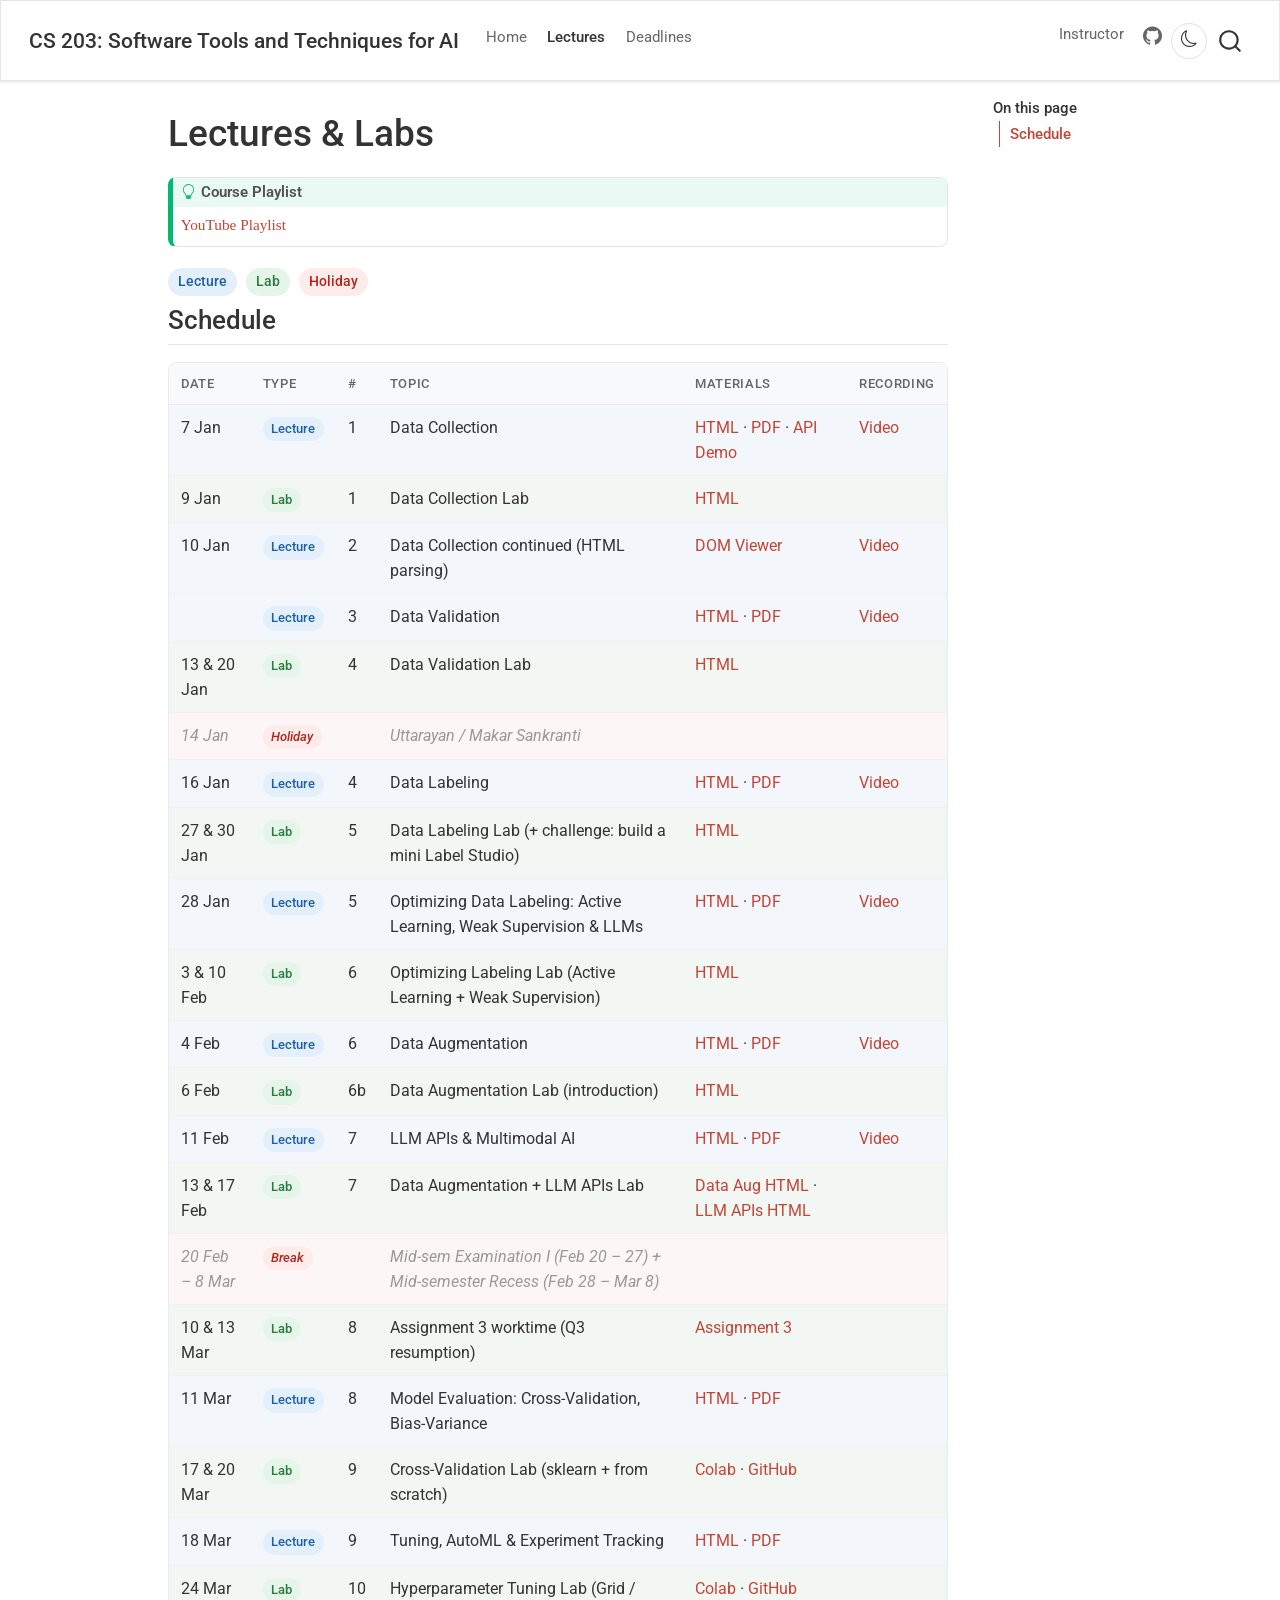
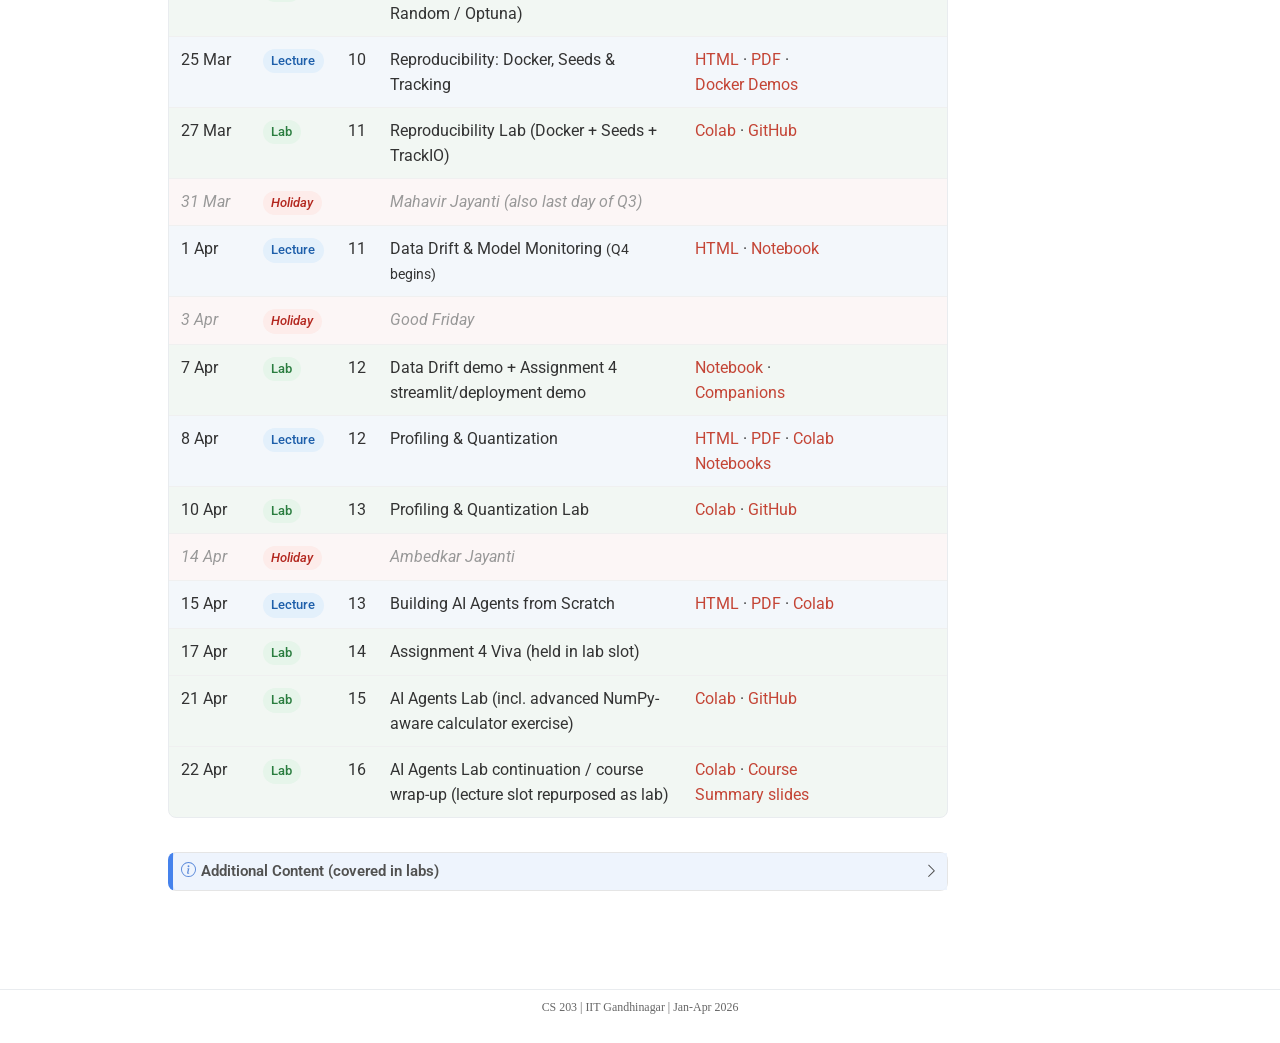
<file: docs/lectures.html>
<!DOCTYPE html>
<html xmlns="http://www.w3.org/1999/xhtml" lang="en" xml:lang="en"><head>

<meta charset="utf-8">
<meta name="generator" content="quarto-1.4.554">

<meta name="viewport" content="width=device-width, initial-scale=1.0, user-scalable=yes">


<title>CS 203: Software Tools and Techniques for AI - Lectures &amp; Labs</title>
<style>
code{white-space: pre-wrap;}
span.smallcaps{font-variant: small-caps;}
div.columns{display: flex; gap: min(4vw, 1.5em);}
div.column{flex: auto; overflow-x: auto;}
div.hanging-indent{margin-left: 1.5em; text-indent: -1.5em;}
ul.task-list{list-style: none;}
ul.task-list li input[type="checkbox"] {
  width: 0.8em;
  margin: 0 0.8em 0.2em -1em; /* quarto-specific, see https://github.com/quarto-dev/quarto-cli/issues/4556 */ 
  vertical-align: middle;
}
</style>


<script src="site_libs/quarto-nav/quarto-nav.js"></script>
<script src="site_libs/quarto-nav/headroom.min.js"></script>
<script src="site_libs/clipboard/clipboard.min.js"></script>
<script src="site_libs/quarto-search/autocomplete.umd.js"></script>
<script src="site_libs/quarto-search/fuse.min.js"></script>
<script src="site_libs/quarto-search/quarto-search.js"></script>
<meta name="quarto:offset" content="./">
<script src="site_libs/quarto-html/quarto.js"></script>
<script src="site_libs/quarto-html/popper.min.js"></script>
<script src="site_libs/quarto-html/tippy.umd.min.js"></script>
<script src="site_libs/quarto-html/anchor.min.js"></script>
<link href="site_libs/quarto-html/tippy.css" rel="stylesheet">
<link href="site_libs/quarto-html/quarto-syntax-highlighting.css" rel="stylesheet" class="quarto-color-scheme" id="quarto-text-highlighting-styles">
<link href="site_libs/quarto-html/quarto-syntax-highlighting-dark.css" rel="prefetch" class="quarto-color-scheme quarto-color-alternate" id="quarto-text-highlighting-styles">
<script src="site_libs/bootstrap/bootstrap.min.js"></script>
<link href="site_libs/bootstrap/bootstrap-icons.css" rel="stylesheet">
<link href="site_libs/bootstrap/bootstrap.min.css" rel="stylesheet" class="quarto-color-scheme" id="quarto-bootstrap" data-mode="light">
<link href="site_libs/bootstrap/bootstrap-dark.min.css" rel="prefetch" class="quarto-color-scheme quarto-color-alternate" id="quarto-bootstrap" data-mode="dark">
<script id="quarto-search-options" type="application/json">{
  "location": "navbar",
  "copy-button": false,
  "collapse-after": 3,
  "panel-placement": "end",
  "type": "overlay",
  "limit": 50,
  "keyboard-shortcut": [
    "f",
    "/",
    "s"
  ],
  "show-item-context": false,
  "language": {
    "search-no-results-text": "No results",
    "search-matching-documents-text": "matching documents",
    "search-copy-link-title": "Copy link to search",
    "search-hide-matches-text": "Hide additional matches",
    "search-more-match-text": "more match in this document",
    "search-more-matches-text": "more matches in this document",
    "search-clear-button-title": "Clear",
    "search-text-placeholder": "",
    "search-detached-cancel-button-title": "Cancel",
    "search-submit-button-title": "Submit",
    "search-label": "Search"
  }
}</script>
<style>html{ scroll-behavior: smooth; }</style>


</head>

<body class="nav-fixed">

<div id="quarto-search-results"></div>
  <header id="quarto-header" class="headroom fixed-top">
    <nav class="navbar navbar-expand-lg " data-bs-theme="dark">
      <div class="navbar-container container-fluid">
      <div class="navbar-brand-container mx-auto">
    <a class="navbar-brand" href="./index.html">
    <span class="navbar-title">CS 203: Software Tools and Techniques for AI</span>
    </a>
  </div>
            <div id="quarto-search" class="" title="Search"></div>
          <button class="navbar-toggler" type="button" data-bs-toggle="collapse" data-bs-target="#navbarCollapse" aria-controls="navbarCollapse" aria-expanded="false" aria-label="Toggle navigation" onclick="if (window.quartoToggleHeadroom) { window.quartoToggleHeadroom(); }">
  <span class="navbar-toggler-icon"></span>
</button>
          <div class="collapse navbar-collapse" id="navbarCollapse">
            <ul class="navbar-nav navbar-nav-scroll me-auto">
  <li class="nav-item">
    <a class="nav-link" href="./index.html"> 
<span class="menu-text">Home</span></a>
  </li>  
  <li class="nav-item">
    <a class="nav-link active" href="./lectures.html" aria-current="page"> 
<span class="menu-text">Lectures</span></a>
  </li>  
  <li class="nav-item">
    <a class="nav-link" href="./deadlines.html"> 
<span class="menu-text">Deadlines</span></a>
  </li>  
</ul>
            <ul class="navbar-nav navbar-nav-scroll ms-auto">
  <li class="nav-item">
    <a class="nav-link" href="https://nipunbatra.github.io"> 
<span class="menu-text">Instructor</span></a>
  </li>  
  <li class="nav-item compact">
    <a class="nav-link" href="https://github.com/nipunbatra/stt-ai-26"> <i class="bi bi-github" role="img">
</i> 
<span class="menu-text"></span></a>
  </li>  
</ul>
          </div> <!-- /navcollapse -->
          <div class="quarto-navbar-tools">
  <a href="" class="quarto-color-scheme-toggle quarto-navigation-tool  px-1" onclick="window.quartoToggleColorScheme(); return false;" title="Toggle dark mode"><i class="bi"></i></a>
</div>
      </div> <!-- /container-fluid -->
    </nav>
</header>
<!-- content -->
<div id="quarto-content" class="quarto-container page-columns page-rows-contents page-layout-article page-navbar">
<!-- sidebar -->
<!-- margin-sidebar -->
    <div id="quarto-margin-sidebar" class="sidebar margin-sidebar">
        <nav id="TOC" role="doc-toc" class="toc-active">
    <h2 id="toc-title">On this page</h2>
   
  <ul>
  <li><a href="#schedule" id="toc-schedule" class="nav-link active" data-scroll-target="#schedule">Schedule</a></li>
  </ul>
</nav>
    </div>
<!-- main -->
<main class="content" id="quarto-document-content">

<header id="title-block-header" class="quarto-title-block default">
<div class="quarto-title">
<h1 class="title">Lectures &amp; Labs</h1>
</div>



<div class="quarto-title-meta">

    
  
    
  </div>
  


</header>


<div class="callout callout-style-default callout-tip callout-titled">
<div class="callout-header d-flex align-content-center">
<div class="callout-icon-container">
<i class="callout-icon"></i>
</div>
<div class="callout-title-container flex-fill">
Course Playlist
</div>
</div>
<div class="callout-body-container callout-body">
<p><a href="https://www.youtube.com/playlist?list=PLftoLyLEwECBg6Rs3JnMAJCSwYcr3Xq1r">YouTube Playlist</a></p>
</div>
</div>
<div class="legend">
<span class="legend-chip chip-lec">Lecture</span>
<span class="legend-chip chip-lab">Lab</span>
<span class="legend-chip chip-hol">Holiday</span>
</div>
<section id="schedule" class="level2">
<h2 class="anchored" data-anchor-id="schedule">Schedule</h2>
<table class="schedule-table">
<thead>
<tr>
<th>
Date
</th>
<th>
Type
</th>
<th>
#
</th>
<th>
Topic
</th>
<th>
Materials
</th>
<th>
Recording
</th>
</tr>
</thead>
<tbody>
<tr class="row-lec">
<td>
7 Jan
</td>
<td>
<span class="tag-lec">Lecture</span>
</td>
<td>
1
</td>
<td>
Data Collection
</td>
<td>
<a href="https://nipunbatra.github.io/stt-ai-teaching/html/week01-data-collection-lecture.html">HTML</a> · <a href="https://nipunbatra.github.io/stt-ai-teaching/pdf/week01-data-collection-lecture.pdf">PDF</a> · <a href="https://huggingface.co/spaces/Nipun/api-testing">API Demo</a>
</td>
<td>
<a href="https://www.youtube.com/watch?v=W76ktQa7BB8">Video</a>
</td>
</tr>
<tr class="row-lab">
<td>
9 Jan
</td>
<td>
<span class="tag-lab">Lab</span>
</td>
<td>
1
</td>
<td>
Data Collection Lab
</td>
<td>
<a href="https://nipunbatra.github.io/stt-ai-teaching/labs/week01-data-collection-lab.html">HTML</a>
</td>
<td>
</td>
</tr>
<tr class="row-lec">
<td>
10 Jan
</td>
<td>
<span class="tag-lec">Lecture</span>
</td>
<td>
2
</td>
<td>
Data Collection continued (HTML parsing)
</td>
<td>
<a href="https://nipunbatra.github.io/dom-tree-viewer/">DOM Viewer</a>
</td>
<td>
<a href="https://www.youtube.com/watch?v=g07rDAr7ueY">Video</a>
</td>
</tr>
<tr class="row-lec">
<td>
</td>
<td>
<span class="tag-lec">Lecture</span>
</td>
<td>
3
</td>
<td>
Data Validation
</td>
<td>
<a href="https://nipunbatra.github.io/stt-ai-teaching/html/week02-data-validation-lecture.html">HTML</a> · <a href="https://nipunbatra.github.io/stt-ai-teaching/pdf/week02-data-validation-lecture.pdf">PDF</a>
</td>
<td>
<a href="https://www.youtube.com/watch?v=8_pptikTX0g">Video</a>
</td>
</tr>
<tr class="row-lab">
<td>
13 &amp; 20 Jan
</td>
<td>
<span class="tag-lab">Lab</span>
</td>
<td>
4
</td>
<td>
Data Validation Lab
</td>
<td>
<a href="https://nipunbatra.github.io/stt-ai-teaching/labs/week02-data-validation-lab.html">HTML</a>
</td>
<td>
</td>
</tr>
<tr class="row-hol">
<td>
14 Jan
</td>
<td>
<span class="tag-hol">Holiday</span>
</td>
<td>
</td>
<td>
<em>Uttarayan / Makar Sankranti</em>
</td>
<td>
</td>
<td>
</td>
</tr>
<tr class="row-lec">
<td>
16 Jan
</td>
<td>
<span class="tag-lec">Lecture</span>
</td>
<td>
4
</td>
<td>
Data Labeling
</td>
<td>
<a href="https://nipunbatra.github.io/stt-ai-teaching/html/week03-data-labeling-lecture.html">HTML</a> · <a href="https://nipunbatra.github.io/stt-ai-teaching/pdf/week03-data-labeling-lecture.pdf">PDF</a>
</td>
<td>
<a href="https://www.youtube.com/watch?v=vESABn1eAOI">Video</a>
</td>
</tr>
<tr class="row-lab">
<td>
27 &amp; 30 Jan
</td>
<td>
<span class="tag-lab">Lab</span>
</td>
<td>
5
</td>
<td>
Data Labeling Lab (+ challenge: build a mini Label Studio)
</td>
<td>
<a href="https://nipunbatra.github.io/stt-ai-teaching/labs/week03-data-labeling-lab.html">HTML</a>
</td>
<td>
</td>
</tr>
<tr class="row-lec">
<td>
28 Jan
</td>
<td>
<span class="tag-lec">Lecture</span>
</td>
<td>
5
</td>
<td>
Optimizing Data Labeling: Active Learning, Weak Supervision &amp; LLMs
</td>
<td>
<a href="https://nipunbatra.github.io/stt-ai-teaching/html/week04-optimizing-labeling-lecture.html">HTML</a> · <a href="https://nipunbatra.github.io/stt-ai-teaching/pdf/week04-optimizing-labeling-lecture.pdf">PDF</a>
</td>
<td>
<a href="https://www.youtube.com/watch?v=sw_aqSIWBZc">Video</a>
</td>
</tr>
<tr class="row-lab">
<td>
3 &amp; 10 Feb
</td>
<td>
<span class="tag-lab">Lab</span>
</td>
<td>
6
</td>
<td>
Optimizing Labeling Lab (Active Learning + Weak Supervision)
</td>
<td>
<a href="https://nipunbatra.github.io/stt-ai-teaching/labs/week04-optimizing-labeling-lab.html">HTML</a>
</td>
<td>
</td>
</tr>
<tr class="row-lec">
<td>
4 Feb
</td>
<td>
<span class="tag-lec">Lecture</span>
</td>
<td>
6
</td>
<td>
Data Augmentation
</td>
<td>
<a href="https://nipunbatra.github.io/stt-ai-teaching/html/week05-data-augmentation-lecture.html">HTML</a> · <a href="https://nipunbatra.github.io/stt-ai-teaching/pdf/week05-data-augmentation-lecture.pdf">PDF</a>
</td>
<td>
<a href="https://www.youtube.com/watch?v=32bknvkw60o">Video</a>
</td>
</tr>
<tr class="row-lab">
<td>
6 Feb
</td>
<td>
<span class="tag-lab">Lab</span>
</td>
<td>
6b
</td>
<td>
Data Augmentation Lab (introduction)
</td>
<td>
<a href="https://nipunbatra.github.io/stt-ai-teaching/labs/week05-data-augmentation-lab.html">HTML</a>
</td>
<td>
</td>
</tr>
<tr class="row-lec">
<td>
11 Feb
</td>
<td>
<span class="tag-lec">Lecture</span>
</td>
<td>
7
</td>
<td>
LLM APIs &amp; Multimodal AI
</td>
<td>
<a href="https://nipunbatra.github.io/stt-ai-teaching/html/week06-llm-apis-lecture.html">HTML</a> · <a href="https://nipunbatra.github.io/stt-ai-teaching/pdf/week06-llm-apis-lecture.pdf">PDF</a>
</td>
<td>
<a href="https://www.youtube.com/watch?v=EAUBdpXARbY">Video</a>
</td>
</tr>
<tr class="row-lab">
<td>
13 &amp; 17 Feb
</td>
<td>
<span class="tag-lab">Lab</span>
</td>
<td>
7
</td>
<td>
Data Augmentation + LLM APIs Lab
</td>
<td>
<a href="https://nipunbatra.github.io/stt-ai-teaching/labs/week05-data-augmentation-lab.html">Data Aug HTML</a> · <a href="https://nipunbatra.github.io/stt-ai-teaching/labs/week06-llm-apis-lab.html">LLM APIs HTML</a>
</td>
<td>
</td>
</tr>
<tr class="row-hol">
<td>
20 Feb – 8 Mar
</td>
<td>
<span class="tag-hol">Break</span>
</td>
<td>
</td>
<td>
<em>Mid-sem Examination I (Feb 20 – 27) + Mid-semester Recess (Feb 28 – Mar 8)</em>
</td>
<td>
</td>
<td>
</td>
</tr>
<tr class="row-lab">
<td>
10 &amp; 13 Mar
</td>
<td>
<span class="tag-lab">Lab</span>
</td>
<td>
8
</td>
<td>
Assignment 3 worktime (Q3 resumption)
</td>
<td>
<a href="https://github.com/jsmaskeen/STTAI-Assignment-3">Assignment 3</a>
</td>
<td>
</td>
</tr>
<tr class="row-lec">
<td>
11 Mar
</td>
<td>
<span class="tag-lec">Lecture</span>
</td>
<td>
8
</td>
<td>
Model Evaluation: Cross-Validation, Bias-Variance
</td>
<td>
<a href="https://nipunbatra.github.io/stt-ai-teaching/html/week07-model-development-lecture.html">HTML</a> · <a href="https://nipunbatra.github.io/stt-ai-teaching/pdf/week07-model-development-lecture.pdf">PDF</a>
</td>
<td>
</td>
</tr>
<tr class="row-lab">
<td>
17 &amp; 20 Mar
</td>
<td>
<span class="tag-lab">Lab</span>
</td>
<td>
9
</td>
<td>
Cross-Validation Lab (sklearn + from scratch)
</td>
<td>
<a href="https://colab.research.google.com/github/nipunbatra/stt-ai-teaching/blob/master/labs/week07-cross-validation-lab.ipynb">Colab</a> · <a href="https://github.com/nipunbatra/stt-ai-teaching/blob/master/labs/week07-cross-validation-lab.ipynb">GitHub</a>
</td>
<td>
</td>
</tr>
<tr class="row-lec">
<td>
18 Mar
</td>
<td>
<span class="tag-lec">Lecture</span>
</td>
<td>
9
</td>
<td>
Tuning, AutoML &amp; Experiment Tracking
</td>
<td>
<a href="https://nipunbatra.github.io/stt-ai-teaching/html/week08-tuning-tracking-lecture.html">HTML</a> · <a href="https://nipunbatra.github.io/stt-ai-teaching/pdf/week08-tuning-tracking-lecture.pdf">PDF</a>
</td>
<td>
</td>
</tr>
<tr class="row-lab">
<td>
24 Mar
</td>
<td>
<span class="tag-lab">Lab</span>
</td>
<td>
10
</td>
<td>
Hyperparameter Tuning Lab (Grid / Random / Optuna)
</td>
<td>
<a href="https://colab.research.google.com/github/nipunbatra/stt-ai-teaching/blob/master/labs/week08-hyperparameter-tuning-lab.ipynb">Colab</a> · <a href="https://github.com/nipunbatra/stt-ai-teaching/blob/master/labs/week08-hyperparameter-tuning-lab.ipynb">GitHub</a>
</td>
<td>
</td>
</tr>
<tr class="row-lec">
<td>
25 Mar
</td>
<td>
<span class="tag-lec">Lecture</span>
</td>
<td>
10
</td>
<td>
Reproducibility: Docker, Seeds &amp; Tracking
</td>
<td>
<a href="https://nipunbatra.github.io/stt-ai-teaching/html/week09-reproducibility-lecture.html">HTML</a> · <a href="https://nipunbatra.github.io/stt-ai-teaching/pdf/week09-reproducibility-lecture.pdf">PDF</a> · <a href="https://github.com/nipunbatra/docker-ml-demos">Docker Demos</a>
</td>
<td>
</td>
</tr>
<tr class="row-lab">
<td>
27 Mar
</td>
<td>
<span class="tag-lab">Lab</span>
</td>
<td>
11
</td>
<td>
Reproducibility Lab (Docker + Seeds + TrackIO)
</td>
<td>
<a href="https://colab.research.google.com/github/nipunbatra/stt-ai-teaching/blob/master/labs/week09-reproducibility-lab.ipynb">Colab</a> · <a href="https://github.com/nipunbatra/stt-ai-teaching/blob/master/labs/week09-reproducibility-lab.ipynb">GitHub</a>
</td>
<td>
</td>
</tr>
<tr class="row-hol">
<td>
31 Mar
</td>
<td>
<span class="tag-hol">Holiday</span>
</td>
<td>
</td>
<td>
<em>Mahavir Jayanti (also last day of Q3)</em>
</td>
<td>
</td>
<td>
</td>
</tr>
<tr class="row-lec">
<td>
1 Apr
</td>
<td>
<span class="tag-lec">Lecture</span>
</td>
<td>
11
</td>
<td>
Data Drift &amp; Model Monitoring <small>(Q4 begins)</small>
</td>
<td>
<a href="https://nipunbatra.github.io/stt-ai-teaching/html/week10-data-drift-lecture.html">HTML</a> · <a href="https://nipunbatra.github.io/stt-ai-teaching/lecture-demos/week10/data_drift_notebook.html">Notebook</a>
</td>
<td>
</td>
</tr>
<tr class="row-hol">
<td>
3 Apr
</td>
<td>
<span class="tag-hol">Holiday</span>
</td>
<td>
</td>
<td>
<em>Good Friday</em>
</td>
<td>
</td>
<td>
</td>
</tr>
<tr class="row-lab">
<td>
7 Apr
</td>
<td>
<span class="tag-lab">Lab</span>
</td>
<td>
12
</td>
<td>
Data Drift demo + Assignment 4 streamlit/deployment demo
</td>
<td>
<a href="https://nipunbatra.github.io/stt-ai-teaching/lecture-demos/week10/data_drift_notebook.html">Notebook</a> · <a href="https://github.com/nipunbatra/stt-ai-teaching/tree/master/lecture-demos/week10">Companions</a>
</td>
<td>
</td>
</tr>
<tr class="row-lec">
<td>
8 Apr
</td>
<td>
<span class="tag-lec">Lecture</span>
</td>
<td>
12
</td>
<td>
Profiling &amp; Quantization
</td>
<td>
<a href="https://nipunbatra.github.io/stt-ai-teaching/html/week11-profiling-quantization-lecture.html">HTML</a> · <a href="https://nipunbatra.github.io/stt-ai-teaching/pdf/week11-profiling-quantization-lecture.pdf">PDF</a> · <a href="https://github.com/nipunbatra/stt-ai-teaching/tree/master/lecture-demos/week11/colab-notebooks">Colab Notebooks</a>
</td>
<td>
</td>
</tr>
<tr class="row-lab">
<td>
10 Apr
</td>
<td>
<span class="tag-lab">Lab</span>
</td>
<td>
13
</td>
<td>
Profiling &amp; Quantization Lab
</td>
<td>
<a href="https://colab.research.google.com/github/nipunbatra/stt-ai-teaching/blob/master/labs/week11-profiling-quantization-lab.ipynb">Colab</a> · <a href="https://github.com/nipunbatra/stt-ai-teaching/blob/master/labs/week11-profiling-quantization-lab.ipynb">GitHub</a>
</td>
<td>
</td>
</tr>
<tr class="row-hol">
<td>
14 Apr
</td>
<td>
<span class="tag-hol">Holiday</span>
</td>
<td>
</td>
<td>
<em>Ambedkar Jayanti</em>
</td>
<td>
</td>
<td>
</td>
</tr>
<tr class="row-lec">
<td>
15 Apr
</td>
<td>
<span class="tag-lec">Lecture</span>
</td>
<td>
13
</td>
<td>
Building AI Agents from Scratch
</td>
<td>
<a href="https://nipunbatra.github.io/stt-ai-teaching/html/week12-agents-lecture.html">HTML</a> · <a href="https://nipunbatra.github.io/stt-ai-teaching/pdf/week12-agents-lecture.pdf">PDF</a> · <a href="https://colab.research.google.com/github/nipunbatra/stt-ai-teaching/blob/master/lecture-demos/week12/colab-notebooks/01-agents-from-scratch.ipynb">Colab</a>
</td>
<td>
</td>
</tr>
<tr class="row-lab">
<td>
17 Apr
</td>
<td>
<span class="tag-lab">Lab</span>
</td>
<td>
14
</td>
<td>
Assignment 4 Viva (held in lab slot)
</td>
<td>
</td>
<td>
</td>
</tr>
<tr class="row-lab">
<td>
21 Apr
</td>
<td>
<span class="tag-lab">Lab</span>
</td>
<td>
15
</td>
<td>
AI Agents Lab (incl.&nbsp;advanced NumPy-aware calculator exercise)
</td>
<td>
<a href="https://colab.research.google.com/github/nipunbatra/stt-ai-teaching/blob/master/lecture-demos/week12/colab-notebooks/01-agents-from-scratch.ipynb">Colab</a> · <a href="https://github.com/nipunbatra/stt-ai-teaching/blob/master/lecture-demos/week12/colab-notebooks/01-agents-from-scratch.ipynb">GitHub</a>
</td>
<td>
</td>
</tr>
<tr class="row-lab">
<td>
22 Apr
</td>
<td>
<span class="tag-lab">Lab</span>
</td>
<td>
16
</td>
<td>
AI Agents Lab continuation / course wrap-up (lecture slot repurposed as lab)
</td>
<td>
<a href="https://colab.research.google.com/github/nipunbatra/stt-ai-teaching/blob/master/lecture-demos/week12/colab-notebooks/01-agents-from-scratch.ipynb">Colab</a> · <a href="https://nipunbatra.github.io/stt-ai-teaching/html/week13-course-summary-lecture.html">Course Summary slides</a>
</td>
<td>
</td>
</tr>
</tbody>
</table>
<div class="callout callout-style-default callout-note callout-titled">
<div class="callout-header d-flex align-content-center" data-bs-toggle="collapse" data-bs-target=".callout-2-contents" aria-controls="callout-2" aria-expanded="false" aria-label="Toggle callout">
<div class="callout-icon-container">
<i class="callout-icon"></i>
</div>
<div class="callout-title-container flex-fill">
Additional Content (covered in labs)
</div>
<div class="callout-btn-toggle d-inline-block border-0 py-1 ps-1 pe-0 float-end"><i class="callout-toggle"></i></div>
</div>
<div id="callout-2" class="callout-2-contents callout-collapse collapse">
<div class="callout-body-container callout-body">
<table class="table">
<thead>
<tr class="header">
<th>Type</th>
<th>Topic</th>
<th>Materials</th>
</tr>
</thead>
<tbody>
<tr class="odd">
<td>Lab</td>
<td>From Script to Web App</td>
<td><a href="https://nipunbatra.github.io/stt-ai-teaching/html/week10-web-apps-lecture.html">HTML</a> · <a href="https://nipunbatra.github.io/stt-ai-teaching/pdf/week10-web-apps-lecture.pdf">PDF</a></td>
</tr>
<tr class="even">
<td>Lab</td>
<td>CI/CD &amp; Automation</td>
<td><a href="https://nipunbatra.github.io/stt-ai-teaching/html/week11-cicd-lecture.html">HTML</a> · <a href="https://nipunbatra.github.io/stt-ai-teaching/pdf/week11-cicd-lecture.pdf">PDF</a></td>
</tr>
<tr class="odd">
<td>Lab</td>
<td>APIs &amp; Demos</td>
<td><a href="https://nipunbatra.github.io/stt-ai-teaching/html/week12-apis-lecture.html">HTML</a> · <a href="https://nipunbatra.github.io/stt-ai-teaching/pdf/week12-apis-lecture.pdf">PDF</a></td>
</tr>
</tbody>
</table>
</div>
</div>
</div>


</section>

</main> <!-- /main -->
<script id="quarto-html-after-body" type="application/javascript">
window.document.addEventListener("DOMContentLoaded", function (event) {
  const toggleBodyColorMode = (bsSheetEl) => {
    const mode = bsSheetEl.getAttribute("data-mode");
    const bodyEl = window.document.querySelector("body");
    if (mode === "dark") {
      bodyEl.classList.add("quarto-dark");
      bodyEl.classList.remove("quarto-light");
    } else {
      bodyEl.classList.add("quarto-light");
      bodyEl.classList.remove("quarto-dark");
    }
  }
  const toggleBodyColorPrimary = () => {
    const bsSheetEl = window.document.querySelector("link#quarto-bootstrap");
    if (bsSheetEl) {
      toggleBodyColorMode(bsSheetEl);
    }
  }
  toggleBodyColorPrimary();  
  const disableStylesheet = (stylesheets) => {
    for (let i=0; i < stylesheets.length; i++) {
      const stylesheet = stylesheets[i];
      stylesheet.rel = 'prefetch';
    }
  }
  const enableStylesheet = (stylesheets) => {
    for (let i=0; i < stylesheets.length; i++) {
      const stylesheet = stylesheets[i];
      stylesheet.rel = 'stylesheet';
    }
  }
  const manageTransitions = (selector, allowTransitions) => {
    const els = window.document.querySelectorAll(selector);
    for (let i=0; i < els.length; i++) {
      const el = els[i];
      if (allowTransitions) {
        el.classList.remove('notransition');
      } else {
        el.classList.add('notransition');
      }
    }
  }
  const toggleGiscusIfUsed = (isAlternate, darkModeDefault) => {
    const baseTheme = document.querySelector('#giscus-base-theme')?.value ?? 'light';
    const alternateTheme = document.querySelector('#giscus-alt-theme')?.value ?? 'dark';
    let newTheme = '';
    if(darkModeDefault) {
      newTheme = isAlternate ? baseTheme : alternateTheme;
    } else {
      newTheme = isAlternate ? alternateTheme : baseTheme;
    }
    const changeGiscusTheme = () => {
      // From: https://github.com/giscus/giscus/issues/336
      const sendMessage = (message) => {
        const iframe = document.querySelector('iframe.giscus-frame');
        if (!iframe) return;
        iframe.contentWindow.postMessage({ giscus: message }, 'https://giscus.app');
      }
      sendMessage({
        setConfig: {
          theme: newTheme
        }
      });
    }
    const isGiscussLoaded = window.document.querySelector('iframe.giscus-frame') !== null;
    if (isGiscussLoaded) {
      changeGiscusTheme();
    }
  }
  const toggleColorMode = (alternate) => {
    // Switch the stylesheets
    const alternateStylesheets = window.document.querySelectorAll('link.quarto-color-scheme.quarto-color-alternate');
    manageTransitions('#quarto-margin-sidebar .nav-link', false);
    if (alternate) {
      enableStylesheet(alternateStylesheets);
      for (const sheetNode of alternateStylesheets) {
        if (sheetNode.id === "quarto-bootstrap") {
          toggleBodyColorMode(sheetNode);
        }
      }
    } else {
      disableStylesheet(alternateStylesheets);
      toggleBodyColorPrimary();
    }
    manageTransitions('#quarto-margin-sidebar .nav-link', true);
    // Switch the toggles
    const toggles = window.document.querySelectorAll('.quarto-color-scheme-toggle');
    for (let i=0; i < toggles.length; i++) {
      const toggle = toggles[i];
      if (toggle) {
        if (alternate) {
          toggle.classList.add("alternate");     
        } else {
          toggle.classList.remove("alternate");
        }
      }
    }
    // Hack to workaround the fact that safari doesn't
    // properly recolor the scrollbar when toggling (#1455)
    if (navigator.userAgent.indexOf('Safari') > 0 && navigator.userAgent.indexOf('Chrome') == -1) {
      manageTransitions("body", false);
      window.scrollTo(0, 1);
      setTimeout(() => {
        window.scrollTo(0, 0);
        manageTransitions("body", true);
      }, 40);  
    }
  }
  const isFileUrl = () => { 
    return window.location.protocol === 'file:';
  }
  const hasAlternateSentinel = () => {  
    let styleSentinel = getColorSchemeSentinel();
    if (styleSentinel !== null) {
      return styleSentinel === "alternate";
    } else {
      return false;
    }
  }
  const setStyleSentinel = (alternate) => {
    const value = alternate ? "alternate" : "default";
    if (!isFileUrl()) {
      window.localStorage.setItem("quarto-color-scheme", value);
    } else {
      localAlternateSentinel = value;
    }
  }
  const getColorSchemeSentinel = () => {
    if (!isFileUrl()) {
      const storageValue = window.localStorage.getItem("quarto-color-scheme");
      return storageValue != null ? storageValue : localAlternateSentinel;
    } else {
      return localAlternateSentinel;
    }
  }
  const darkModeDefault = false;
  let localAlternateSentinel = darkModeDefault ? 'alternate' : 'default';
  // Dark / light mode switch
  window.quartoToggleColorScheme = () => {
    // Read the current dark / light value 
    let toAlternate = !hasAlternateSentinel();
    toggleColorMode(toAlternate);
    setStyleSentinel(toAlternate);
    toggleGiscusIfUsed(toAlternate, darkModeDefault);
  };
  // Ensure there is a toggle, if there isn't float one in the top right
  if (window.document.querySelector('.quarto-color-scheme-toggle') === null) {
    const a = window.document.createElement('a');
    a.classList.add('top-right');
    a.classList.add('quarto-color-scheme-toggle');
    a.href = "";
    a.onclick = function() { try { window.quartoToggleColorScheme(); } catch {} return false; };
    const i = window.document.createElement("i");
    i.classList.add('bi');
    a.appendChild(i);
    window.document.body.appendChild(a);
  }
  // Switch to dark mode if need be
  if (hasAlternateSentinel()) {
    toggleColorMode(true);
  } else {
    toggleColorMode(false);
  }
  const icon = "";
  const anchorJS = new window.AnchorJS();
  anchorJS.options = {
    placement: 'right',
    icon: icon
  };
  anchorJS.add('.anchored');
  const isCodeAnnotation = (el) => {
    for (const clz of el.classList) {
      if (clz.startsWith('code-annotation-')) {                     
        return true;
      }
    }
    return false;
  }
  const clipboard = new window.ClipboardJS('.code-copy-button', {
    text: function(trigger) {
      const codeEl = trigger.previousElementSibling.cloneNode(true);
      for (const childEl of codeEl.children) {
        if (isCodeAnnotation(childEl)) {
          childEl.remove();
        }
      }
      return codeEl.innerText;
    }
  });
  clipboard.on('success', function(e) {
    // button target
    const button = e.trigger;
    // don't keep focus
    button.blur();
    // flash "checked"
    button.classList.add('code-copy-button-checked');
    var currentTitle = button.getAttribute("title");
    button.setAttribute("title", "Copied!");
    let tooltip;
    if (window.bootstrap) {
      button.setAttribute("data-bs-toggle", "tooltip");
      button.setAttribute("data-bs-placement", "left");
      button.setAttribute("data-bs-title", "Copied!");
      tooltip = new bootstrap.Tooltip(button, 
        { trigger: "manual", 
          customClass: "code-copy-button-tooltip",
          offset: [0, -8]});
      tooltip.show();    
    }
    setTimeout(function() {
      if (tooltip) {
        tooltip.hide();
        button.removeAttribute("data-bs-title");
        button.removeAttribute("data-bs-toggle");
        button.removeAttribute("data-bs-placement");
      }
      button.setAttribute("title", currentTitle);
      button.classList.remove('code-copy-button-checked');
    }, 1000);
    // clear code selection
    e.clearSelection();
  });
    var localhostRegex = new RegExp(/^(?:http|https):\/\/localhost\:?[0-9]*\//);
    var mailtoRegex = new RegExp(/^mailto:/);
      var filterRegex = new RegExp('/' + window.location.host + '/');
    var isInternal = (href) => {
        return filterRegex.test(href) || localhostRegex.test(href) || mailtoRegex.test(href);
    }
    // Inspect non-navigation links and adorn them if external
 	var links = window.document.querySelectorAll('a[href]:not(.nav-link):not(.navbar-brand):not(.toc-action):not(.sidebar-link):not(.sidebar-item-toggle):not(.pagination-link):not(.no-external):not([aria-hidden]):not(.dropdown-item):not(.quarto-navigation-tool)');
    for (var i=0; i<links.length; i++) {
      const link = links[i];
      if (!isInternal(link.href)) {
        // undo the damage that might have been done by quarto-nav.js in the case of
        // links that we want to consider external
        if (link.dataset.originalHref !== undefined) {
          link.href = link.dataset.originalHref;
        }
          // target, if specified
          link.setAttribute("target", "_blank");
          if (link.getAttribute("rel") === null) {
            link.setAttribute("rel", "noopener");
          }
      }
    }
  function tippyHover(el, contentFn, onTriggerFn, onUntriggerFn) {
    const config = {
      allowHTML: true,
      maxWidth: 500,
      delay: 100,
      arrow: false,
      appendTo: function(el) {
          return el.parentElement;
      },
      interactive: true,
      interactiveBorder: 10,
      theme: 'quarto',
      placement: 'bottom-start',
    };
    if (contentFn) {
      config.content = contentFn;
    }
    if (onTriggerFn) {
      config.onTrigger = onTriggerFn;
    }
    if (onUntriggerFn) {
      config.onUntrigger = onUntriggerFn;
    }
    window.tippy(el, config); 
  }
  const noterefs = window.document.querySelectorAll('a[role="doc-noteref"]');
  for (var i=0; i<noterefs.length; i++) {
    const ref = noterefs[i];
    tippyHover(ref, function() {
      // use id or data attribute instead here
      let href = ref.getAttribute('data-footnote-href') || ref.getAttribute('href');
      try { href = new URL(href).hash; } catch {}
      const id = href.replace(/^#\/?/, "");
      const note = window.document.getElementById(id);
      if (note) {
        return note.innerHTML;
      } else {
        return "";
      }
    });
  }
  const xrefs = window.document.querySelectorAll('a.quarto-xref');
  const processXRef = (id, note) => {
    // Strip column container classes
    const stripColumnClz = (el) => {
      el.classList.remove("page-full", "page-columns");
      if (el.children) {
        for (const child of el.children) {
          stripColumnClz(child);
        }
      }
    }
    stripColumnClz(note)
    if (id === null || id.startsWith('sec-')) {
      // Special case sections, only their first couple elements
      const container = document.createElement("div");
      if (note.children && note.children.length > 2) {
        container.appendChild(note.children[0].cloneNode(true));
        for (let i = 1; i < note.children.length; i++) {
          const child = note.children[i];
          if (child.tagName === "P" && child.innerText === "") {
            continue;
          } else {
            container.appendChild(child.cloneNode(true));
            break;
          }
        }
        if (window.Quarto?.typesetMath) {
          window.Quarto.typesetMath(container);
        }
        return container.innerHTML
      } else {
        if (window.Quarto?.typesetMath) {
          window.Quarto.typesetMath(note);
        }
        return note.innerHTML;
      }
    } else {
      // Remove any anchor links if they are present
      const anchorLink = note.querySelector('a.anchorjs-link');
      if (anchorLink) {
        anchorLink.remove();
      }
      if (window.Quarto?.typesetMath) {
        window.Quarto.typesetMath(note);
      }
      // TODO in 1.5, we should make sure this works without a callout special case
      if (note.classList.contains("callout")) {
        return note.outerHTML;
      } else {
        return note.innerHTML;
      }
    }
  }
  for (var i=0; i<xrefs.length; i++) {
    const xref = xrefs[i];
    tippyHover(xref, undefined, function(instance) {
      instance.disable();
      let url = xref.getAttribute('href');
      let hash = undefined; 
      if (url.startsWith('#')) {
        hash = url;
      } else {
        try { hash = new URL(url).hash; } catch {}
      }
      if (hash) {
        const id = hash.replace(/^#\/?/, "");
        const note = window.document.getElementById(id);
        if (note !== null) {
          try {
            const html = processXRef(id, note.cloneNode(true));
            instance.setContent(html);
          } finally {
            instance.enable();
            instance.show();
          }
        } else {
          // See if we can fetch this
          fetch(url.split('#')[0])
          .then(res => res.text())
          .then(html => {
            const parser = new DOMParser();
            const htmlDoc = parser.parseFromString(html, "text/html");
            const note = htmlDoc.getElementById(id);
            if (note !== null) {
              const html = processXRef(id, note);
              instance.setContent(html);
            } 
          }).finally(() => {
            instance.enable();
            instance.show();
          });
        }
      } else {
        // See if we can fetch a full url (with no hash to target)
        // This is a special case and we should probably do some content thinning / targeting
        fetch(url)
        .then(res => res.text())
        .then(html => {
          const parser = new DOMParser();
          const htmlDoc = parser.parseFromString(html, "text/html");
          const note = htmlDoc.querySelector('main.content');
          if (note !== null) {
            // This should only happen for chapter cross references
            // (since there is no id in the URL)
            // remove the first header
            if (note.children.length > 0 && note.children[0].tagName === "HEADER") {
              note.children[0].remove();
            }
            const html = processXRef(null, note);
            instance.setContent(html);
          } 
        }).finally(() => {
          instance.enable();
          instance.show();
        });
      }
    }, function(instance) {
    });
  }
      let selectedAnnoteEl;
      const selectorForAnnotation = ( cell, annotation) => {
        let cellAttr = 'data-code-cell="' + cell + '"';
        let lineAttr = 'data-code-annotation="' +  annotation + '"';
        const selector = 'span[' + cellAttr + '][' + lineAttr + ']';
        return selector;
      }
      const selectCodeLines = (annoteEl) => {
        const doc = window.document;
        const targetCell = annoteEl.getAttribute("data-target-cell");
        const targetAnnotation = annoteEl.getAttribute("data-target-annotation");
        const annoteSpan = window.document.querySelector(selectorForAnnotation(targetCell, targetAnnotation));
        const lines = annoteSpan.getAttribute("data-code-lines").split(",");
        const lineIds = lines.map((line) => {
          return targetCell + "-" + line;
        })
        let top = null;
        let height = null;
        let parent = null;
        if (lineIds.length > 0) {
            //compute the position of the single el (top and bottom and make a div)
            const el = window.document.getElementById(lineIds[0]);
            top = el.offsetTop;
            height = el.offsetHeight;
            parent = el.parentElement.parentElement;
          if (lineIds.length > 1) {
            const lastEl = window.document.getElementById(lineIds[lineIds.length - 1]);
            const bottom = lastEl.offsetTop + lastEl.offsetHeight;
            height = bottom - top;
          }
          if (top !== null && height !== null && parent !== null) {
            // cook up a div (if necessary) and position it 
            let div = window.document.getElementById("code-annotation-line-highlight");
            if (div === null) {
              div = window.document.createElement("div");
              div.setAttribute("id", "code-annotation-line-highlight");
              div.style.position = 'absolute';
              parent.appendChild(div);
            }
            div.style.top = top - 2 + "px";
            div.style.height = height + 4 + "px";
            div.style.left = 0;
            let gutterDiv = window.document.getElementById("code-annotation-line-highlight-gutter");
            if (gutterDiv === null) {
              gutterDiv = window.document.createElement("div");
              gutterDiv.setAttribute("id", "code-annotation-line-highlight-gutter");
              gutterDiv.style.position = 'absolute';
              const codeCell = window.document.getElementById(targetCell);
              const gutter = codeCell.querySelector('.code-annotation-gutter');
              gutter.appendChild(gutterDiv);
            }
            gutterDiv.style.top = top - 2 + "px";
            gutterDiv.style.height = height + 4 + "px";
          }
          selectedAnnoteEl = annoteEl;
        }
      };
      const unselectCodeLines = () => {
        const elementsIds = ["code-annotation-line-highlight", "code-annotation-line-highlight-gutter"];
        elementsIds.forEach((elId) => {
          const div = window.document.getElementById(elId);
          if (div) {
            div.remove();
          }
        });
        selectedAnnoteEl = undefined;
      };
        // Handle positioning of the toggle
    window.addEventListener(
      "resize",
      throttle(() => {
        elRect = undefined;
        if (selectedAnnoteEl) {
          selectCodeLines(selectedAnnoteEl);
        }
      }, 10)
    );
    function throttle(fn, ms) {
    let throttle = false;
    let timer;
      return (...args) => {
        if(!throttle) { // first call gets through
            fn.apply(this, args);
            throttle = true;
        } else { // all the others get throttled
            if(timer) clearTimeout(timer); // cancel #2
            timer = setTimeout(() => {
              fn.apply(this, args);
              timer = throttle = false;
            }, ms);
        }
      };
    }
      // Attach click handler to the DT
      const annoteDls = window.document.querySelectorAll('dt[data-target-cell]');
      for (const annoteDlNode of annoteDls) {
        annoteDlNode.addEventListener('click', (event) => {
          const clickedEl = event.target;
          if (clickedEl !== selectedAnnoteEl) {
            unselectCodeLines();
            const activeEl = window.document.querySelector('dt[data-target-cell].code-annotation-active');
            if (activeEl) {
              activeEl.classList.remove('code-annotation-active');
            }
            selectCodeLines(clickedEl);
            clickedEl.classList.add('code-annotation-active');
          } else {
            // Unselect the line
            unselectCodeLines();
            clickedEl.classList.remove('code-annotation-active');
          }
        });
      }
  const findCites = (el) => {
    const parentEl = el.parentElement;
    if (parentEl) {
      const cites = parentEl.dataset.cites;
      if (cites) {
        return {
          el,
          cites: cites.split(' ')
        };
      } else {
        return findCites(el.parentElement)
      }
    } else {
      return undefined;
    }
  };
  var bibliorefs = window.document.querySelectorAll('a[role="doc-biblioref"]');
  for (var i=0; i<bibliorefs.length; i++) {
    const ref = bibliorefs[i];
    const citeInfo = findCites(ref);
    if (citeInfo) {
      tippyHover(citeInfo.el, function() {
        var popup = window.document.createElement('div');
        citeInfo.cites.forEach(function(cite) {
          var citeDiv = window.document.createElement('div');
          citeDiv.classList.add('hanging-indent');
          citeDiv.classList.add('csl-entry');
          var biblioDiv = window.document.getElementById('ref-' + cite);
          if (biblioDiv) {
            citeDiv.innerHTML = biblioDiv.innerHTML;
          }
          popup.appendChild(citeDiv);
        });
        return popup.innerHTML;
      });
    }
  }
});
</script>
</div> <!-- /content -->
<footer class="footer">
  <div class="nav-footer">
    <div class="nav-footer-left">
      &nbsp;
    </div>   
    <div class="nav-footer-center">
<p>CS 203 | IIT Gandhinagar | Jan-Apr 2026</p>
</div>
    <div class="nav-footer-right">
      &nbsp;
    </div>
  </div>
</footer>




<script src="site_libs/quarto-html/zenscroll-min.js"></script>
</body></html>
</file>
<file: docs/site_libs/quarto-html/tippy.css>
.tippy-box[data-animation=fade][data-state=hidden]{opacity:0}[data-tippy-root]{max-width:calc(100vw - 10px)}.tippy-box{position:relative;background-color:#333;color:#fff;border-radius:4px;font-size:14px;line-height:1.4;white-space:normal;outline:0;transition-property:transform,visibility,opacity}.tippy-box[data-placement^=top]>.tippy-arrow{bottom:0}.tippy-box[data-placement^=top]>.tippy-arrow:before{bottom:-7px;left:0;border-width:8px 8px 0;border-top-color:initial;transform-origin:center top}.tippy-box[data-placement^=bottom]>.tippy-arrow{top:0}.tippy-box[data-placement^=bottom]>.tippy-arrow:before{top:-7px;left:0;border-width:0 8px 8px;border-bottom-color:initial;transform-origin:center bottom}.tippy-box[data-placement^=left]>.tippy-arrow{right:0}.tippy-box[data-placement^=left]>.tippy-arrow:before{border-width:8px 0 8px 8px;border-left-color:initial;right:-7px;transform-origin:center left}.tippy-box[data-placement^=right]>.tippy-arrow{left:0}.tippy-box[data-placement^=right]>.tippy-arrow:before{left:-7px;border-width:8px 8px 8px 0;border-right-color:initial;transform-origin:center right}.tippy-box[data-inertia][data-state=visible]{transition-timing-function:cubic-bezier(.54,1.5,.38,1.11)}.tippy-arrow{width:16px;height:16px;color:#333}.tippy-arrow:before{content:"";position:absolute;border-color:transparent;border-style:solid}.tippy-content{position:relative;padding:5px 9px;z-index:1}
</file>
<file: docs/site_libs/quarto-html/quarto-syntax-highlighting.css>
/* quarto syntax highlight colors */
:root {
  --quarto-hl-ot-color: #ffa07a;
  --quarto-hl-at-color: #ffd700;
  --quarto-hl-ss-color: #abe338;
  --quarto-hl-an-color: #d4d0ab;
  --quarto-hl-fu-color: #ffd700;
  --quarto-hl-st-color: #abe338;
  --quarto-hl-cf-color: #ffa07a;
  --quarto-hl-op-color: #00e0e0;
  --quarto-hl-er-color: #dcc6e0;
  --quarto-hl-bn-color: #dcc6e0;
  --quarto-hl-al-color: #dcc6e0;
  --quarto-hl-va-color: #f5ab35;
  --quarto-hl-bu-color: #f5ab35;
  --quarto-hl-ex-color: #ffd700;
  --quarto-hl-pp-color: #dcc6e0;
  --quarto-hl-in-color: #d4d0ab;
  --quarto-hl-vs-color: #abe338;
  --quarto-hl-wa-color: #d4d0ab;
  --quarto-hl-do-color: #d4d0ab;
  --quarto-hl-im-color: #f8f8f2;
  --quarto-hl-ch-color: #abe338;
  --quarto-hl-dt-color: #dcc6e0;
  --quarto-hl-fl-color: #f5ab35;
  --quarto-hl-co-color: #d4d0ab;
  --quarto-hl-cv-color: #d4d0ab;
  --quarto-hl-cn-color: #ffa07a;
  --quarto-hl-sc-color: #00e0e0;
  --quarto-hl-dv-color: #dcc6e0;
  --quarto-hl-kw-color: #ffa07a;
}

/* other quarto variables */
:root {
  --quarto-font-monospace: ui-monospace, SFMono-Regular, Menlo, monospace;
}

pre > code.sourceCode > span {
  color: #f8f8f2;
}

code span {
  color: #f8f8f2;
}

code.sourceCode > span {
  color: #f8f8f2;
}

div.sourceCode,
div.sourceCode pre.sourceCode {
  color: #f8f8f2;
}

code span.ot {
  color: #ffa07a;
  font-style: inherit;
}

code span.at {
  color: #ffd700;
  font-style: inherit;
}

code span.ss {
  color: #abe338;
  font-style: inherit;
}

code span.an {
  color: #d4d0ab;
  font-style: inherit;
}

code span.fu {
  color: #ffd700;
  font-style: inherit;
}

code span.st {
  color: #abe338;
  font-style: inherit;
}

code span.cf {
  color: #ffa07a;
  font-style: inherit;
}

code span.op {
  color: #00e0e0;
  font-style: inherit;
}

code span.er {
  color: #dcc6e0;
  font-style: inherit;
}

code span.bn {
  color: #dcc6e0;
  font-style: inherit;
}

code span.al {
  color: #dcc6e0;
  font-style: inherit;
}

code span.va {
  color: #f5ab35;
  font-style: inherit;
}

code span.bu {
  color: #f5ab35;
  font-style: inherit;
}

code span.ex {
  color: #ffd700;
  font-style: inherit;
}

code span.pp {
  color: #dcc6e0;
  font-style: inherit;
}

code span.in {
  color: #d4d0ab;
  font-style: inherit;
}

code span.vs {
  color: #abe338;
  font-style: inherit;
}

code span.wa {
  color: #d4d0ab;
  font-style: italic;
}

code span.do {
  color: #d4d0ab;
  font-style: italic;
}

code span.im {
  color: #f8f8f2;
  font-style: inherit;
}

code span.ch {
  color: #abe338;
  font-style: inherit;
}

code span.dt {
  color: #dcc6e0;
  font-style: inherit;
}

code span.fl {
  color: #f5ab35;
  font-style: inherit;
}

code span.co {
  color: #d4d0ab;
  font-style: inherit;
}

code span.cv {
  color: #d4d0ab;
  font-style: italic;
}

code span.cn {
  color: #ffa07a;
  font-style: inherit;
}

code span.sc {
  color: #00e0e0;
  font-style: inherit;
}

code span.dv {
  color: #dcc6e0;
  font-style: inherit;
}

code span.kw {
  color: #ffa07a;
  font-style: inherit;
}

.prevent-inlining {
  content: "</";
}

/*# sourceMappingURL=debc5d5d77c3f9108843748ff7464032.css.map */
</file>
<file: docs/site_libs/quarto-html/quarto-syntax-highlighting-dark.css>
/* quarto syntax highlight colors */
:root {
  --quarto-hl-ot-color: #ffa07a;
  --quarto-hl-at-color: #ffd700;
  --quarto-hl-ss-color: #abe338;
  --quarto-hl-an-color: #d4d0ab;
  --quarto-hl-fu-color: #ffd700;
  --quarto-hl-st-color: #abe338;
  --quarto-hl-cf-color: #ffa07a;
  --quarto-hl-op-color: #00e0e0;
  --quarto-hl-er-color: #dcc6e0;
  --quarto-hl-bn-color: #dcc6e0;
  --quarto-hl-al-color: #dcc6e0;
  --quarto-hl-va-color: #f5ab35;
  --quarto-hl-bu-color: #f5ab35;
  --quarto-hl-ex-color: #ffd700;
  --quarto-hl-pp-color: #dcc6e0;
  --quarto-hl-in-color: #d4d0ab;
  --quarto-hl-vs-color: #abe338;
  --quarto-hl-wa-color: #d4d0ab;
  --quarto-hl-do-color: #d4d0ab;
  --quarto-hl-im-color: #f8f8f2;
  --quarto-hl-ch-color: #abe338;
  --quarto-hl-dt-color: #dcc6e0;
  --quarto-hl-fl-color: #f5ab35;
  --quarto-hl-co-color: #d4d0ab;
  --quarto-hl-cv-color: #d4d0ab;
  --quarto-hl-cn-color: #ffa07a;
  --quarto-hl-sc-color: #00e0e0;
  --quarto-hl-dv-color: #dcc6e0;
  --quarto-hl-kw-color: #ffa07a;
}

/* other quarto variables */
:root {
  --quarto-font-monospace: ui-monospace, SFMono-Regular, Menlo, monospace;
}

pre > code.sourceCode > span {
  color: #f8f8f2;
}

code span {
  color: #f8f8f2;
}

code.sourceCode > span {
  color: #f8f8f2;
}

div.sourceCode,
div.sourceCode pre.sourceCode {
  color: #f8f8f2;
}

code span.ot {
  color: #ffa07a;
  font-style: inherit;
}

code span.at {
  color: #ffd700;
  font-style: inherit;
}

code span.ss {
  color: #abe338;
  font-style: inherit;
}

code span.an {
  color: #d4d0ab;
  font-style: inherit;
}

code span.fu {
  color: #ffd700;
  font-style: inherit;
}

code span.st {
  color: #abe338;
  font-style: inherit;
}

code span.cf {
  color: #ffa07a;
  font-style: inherit;
}

code span.op {
  color: #00e0e0;
  font-style: inherit;
}

code span.er {
  color: #dcc6e0;
  font-style: inherit;
}

code span.bn {
  color: #dcc6e0;
  font-style: inherit;
}

code span.al {
  color: #dcc6e0;
  font-style: inherit;
}

code span.va {
  color: #f5ab35;
  font-style: inherit;
}

code span.bu {
  color: #f5ab35;
  font-style: inherit;
}

code span.ex {
  color: #ffd700;
  font-style: inherit;
}

code span.pp {
  color: #dcc6e0;
  font-style: inherit;
}

code span.in {
  color: #d4d0ab;
  font-style: inherit;
}

code span.vs {
  color: #abe338;
  font-style: inherit;
}

code span.wa {
  color: #d4d0ab;
  font-style: italic;
}

code span.do {
  color: #d4d0ab;
  font-style: italic;
}

code span.im {
  color: #f8f8f2;
  font-style: inherit;
}

code span.ch {
  color: #abe338;
  font-style: inherit;
}

code span.dt {
  color: #dcc6e0;
  font-style: inherit;
}

code span.fl {
  color: #f5ab35;
  font-style: inherit;
}

code span.co {
  color: #d4d0ab;
  font-style: inherit;
}

code span.cv {
  color: #d4d0ab;
  font-style: italic;
}

code span.cn {
  color: #ffa07a;
  font-style: inherit;
}

code span.sc {
  color: #00e0e0;
  font-style: inherit;
}

code span.dv {
  color: #dcc6e0;
  font-style: inherit;
}

code span.kw {
  color: #ffa07a;
  font-style: inherit;
}

.prevent-inlining {
  content: "</";
}

/*# sourceMappingURL=935a306eefa94366c21e1a970dddb765.css.map */
</file>
